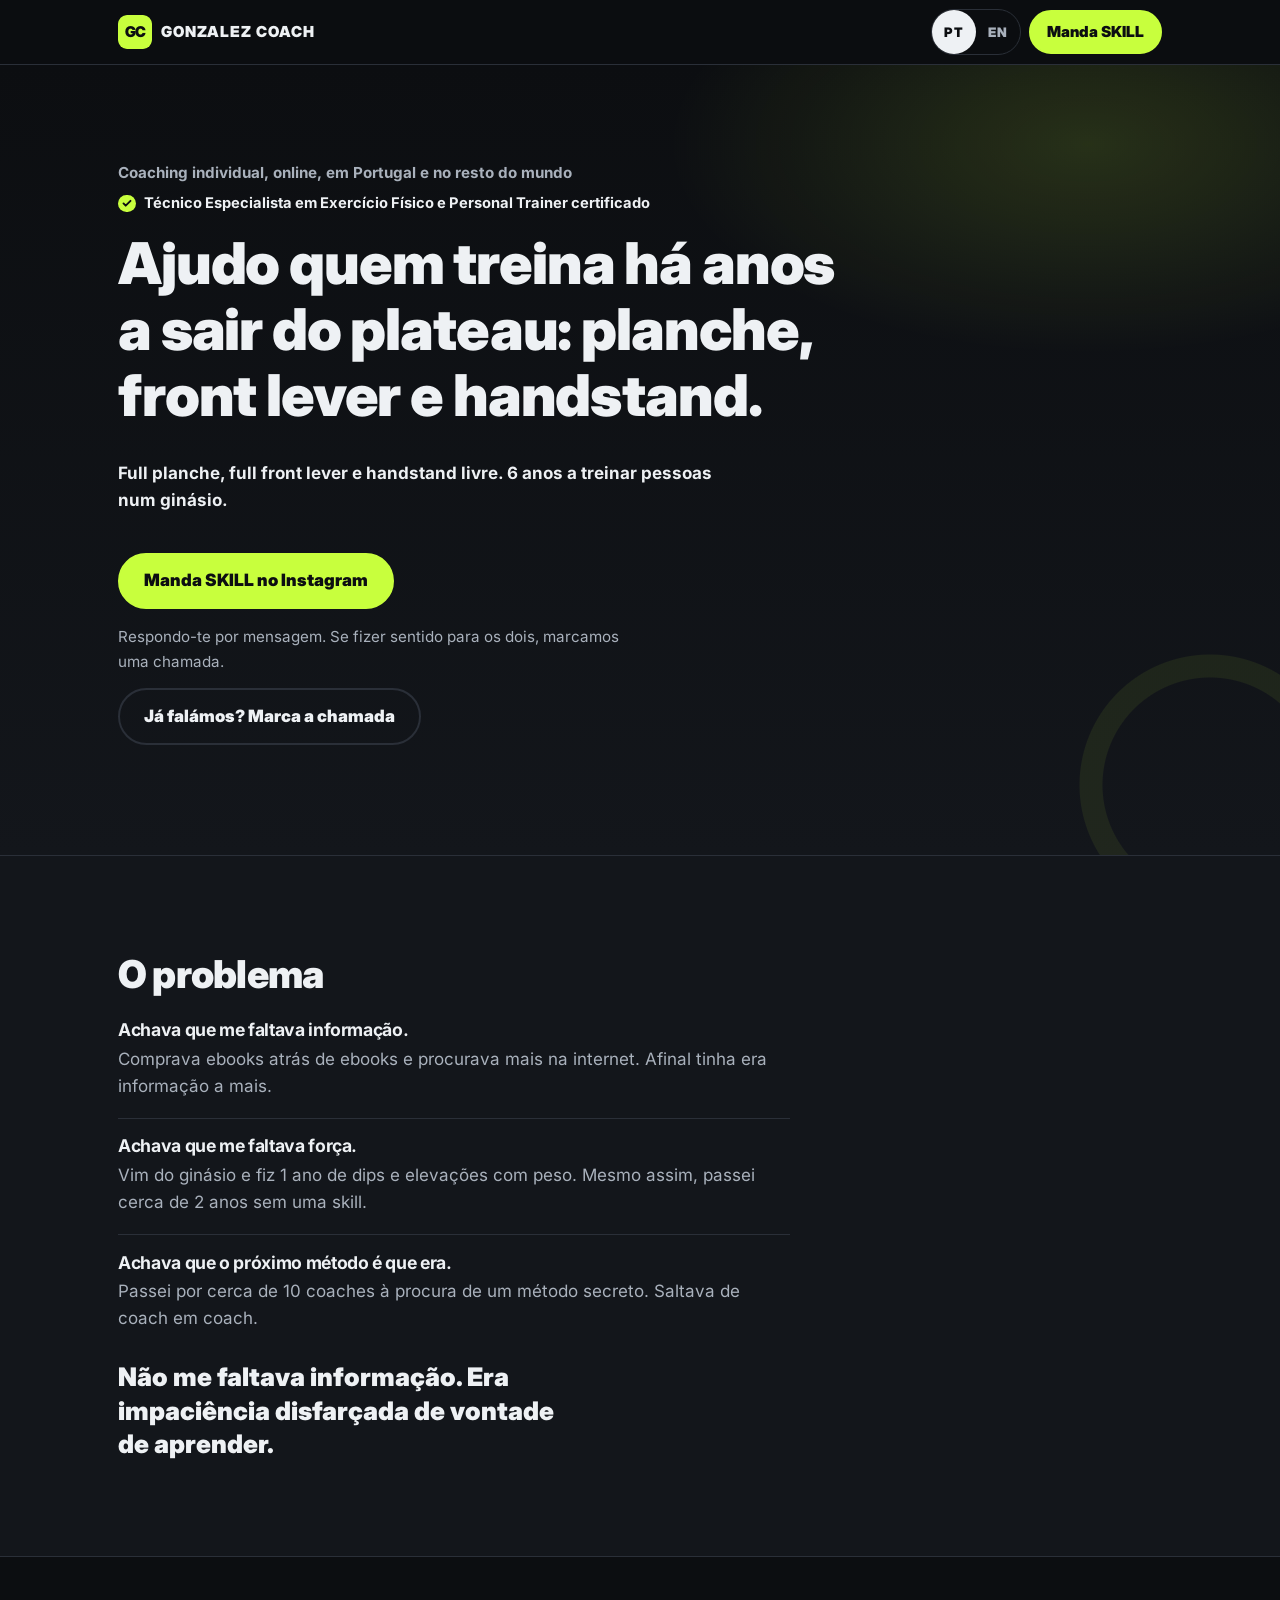
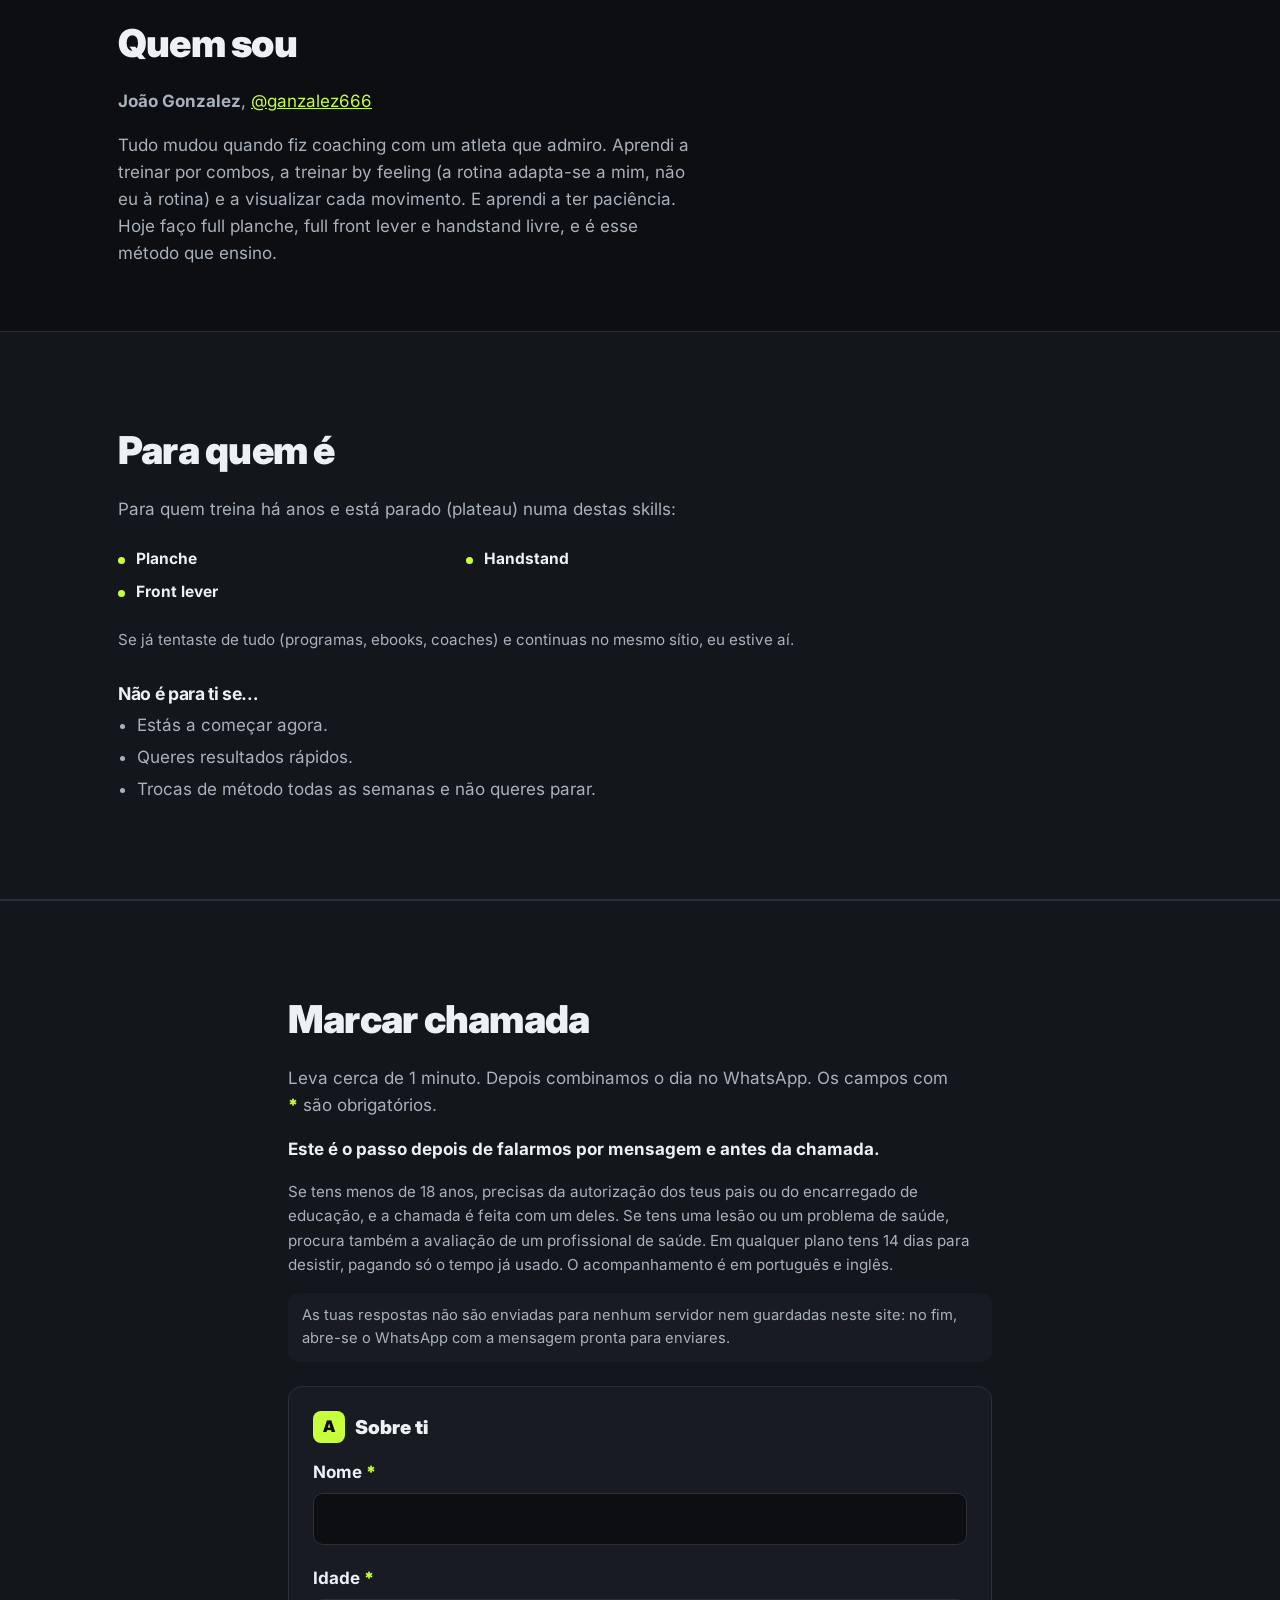
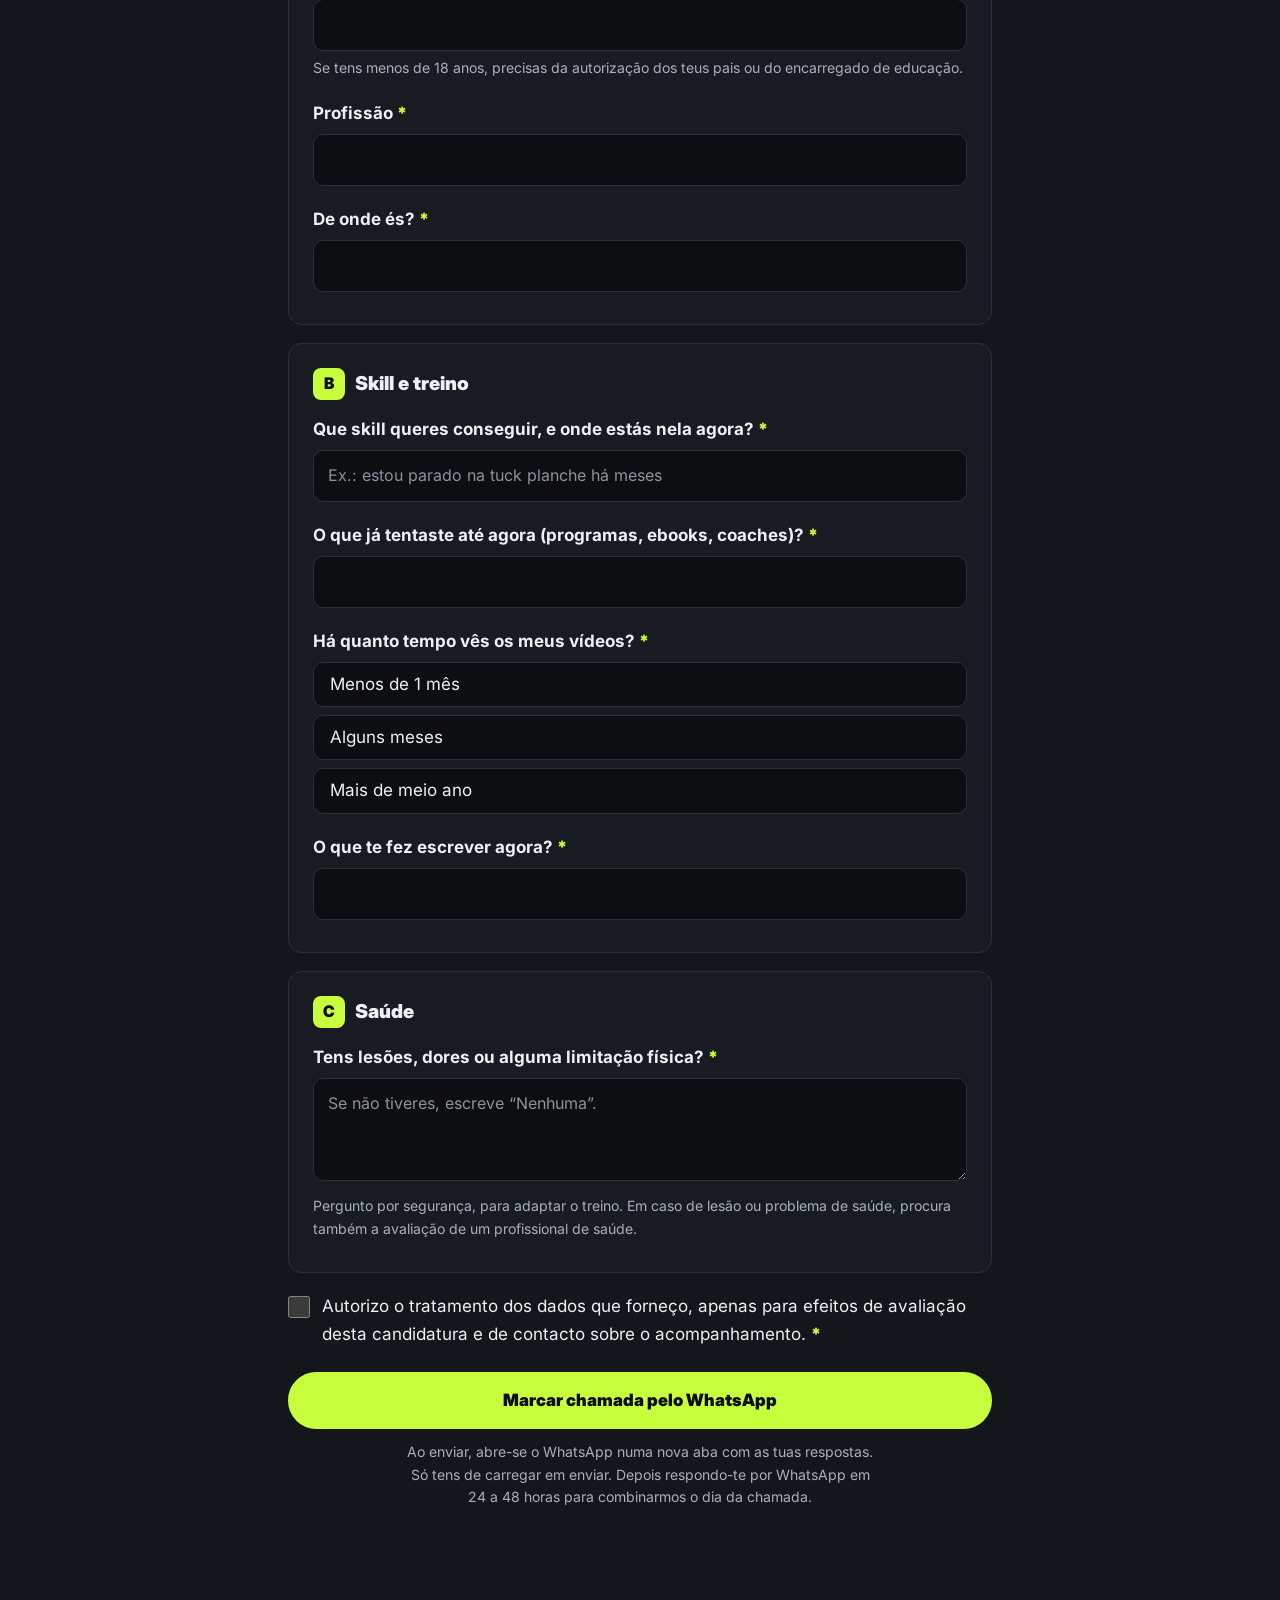
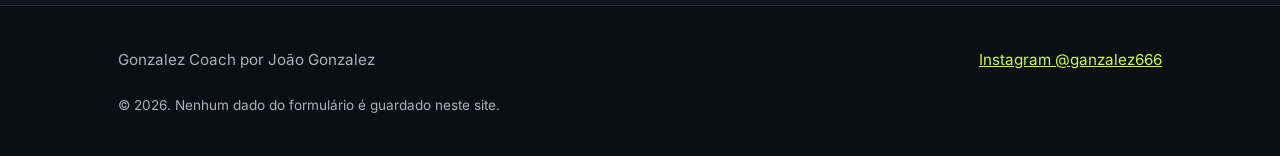
<file: index.html>
<!doctype html>
<html lang="pt-PT"><head>
  <meta charset="utf-8">
  <meta name="viewport" content="width=device-width, initial-scale=1, viewport-fit=cover">
  <!-- Os textos desta página vêm de i18n.js (português e inglês) e os dados de config.js.
       O conteúdo em português que aparece aqui é só uma cópia de segurança (para quem não tem JavaScript):
       para alterar textos, edita i18n.js. -->
  <title>Coach de calistenia online em Portugal | Gonzalez Coach</title>
  <meta name="description" data-i18n-content="meta.descricao" content="Ajudo quem treina há anos a sair do plateau: planche, front lever e handstand. Coaching online de calistenia. Manda SKILL no Instagram.">
  <meta name="theme-color" content="#0c0e11">
  <meta name="color-scheme" content="dark">
  <meta name="format-detection" content="telephone=no">
  <link rel="canonical" href="https://gonzalezjoao158.github.io/">
  <link rel="alternate" hreflang="pt-PT" href="https://gonzalezjoao158.github.io/">
  <link rel="alternate" hreflang="en" href="https://gonzalezjoao158.github.io/en/">
  <link rel="alternate" hreflang="x-default" href="https://gonzalezjoao158.github.io/">
  <!-- Dados estruturados para o Google (só dados verdadeiros de config.js: nome, Instagram, línguas; sem preço; descrição = frase de oferta da bio, dono 21/11).
       Se mudares o nome ou as línguas em config.js, atualiza também aqui (os testes avisam). -->
  <script type="application/ld+json">
{"@context":"https://schema.org","@graph":[{"@type":"WebSite","@id":"https://gonzalezjoao158.github.io/#site","url":"https://gonzalezjoao158.github.io/","name":"Gonzalez Coach","inLanguage":["pt-PT","en"],"publisher":{"@id":"https://gonzalezjoao158.github.io/#joao"}},{"@type":"Person","@id":"https://gonzalezjoao158.github.io/#joao","name":"João Gonzalez","url":"https://gonzalezjoao158.github.io/","jobTitle":"Técnico Especialista em Exercício Físico e Personal Trainer","description":"Coach online de calistenia e ginásio no Algarve. Faz full planche, full front lever e handstand livre.","knowsAbout":["Calistenia","Planche","Front lever","Handstand","Treino de força"],"knowsLanguage":["pt","en"],"worksFor":{"@id":"https://gonzalezjoao158.github.io/#coaching"},"sameAs":["https://www.instagram.com/ganzalez666/"]},{"@type":"ProfessionalService","@id":"https://gonzalezjoao158.github.io/#coaching","name":"Gonzalez Coach","alternateName":"Gonzalez Coach, coaching online de calistenia e ginásio","url":"https://gonzalezjoao158.github.io/","logo":"https://gonzalezjoao158.github.io/icon-512.png","image":"https://gonzalezjoao158.github.io/og-image.png","description":"Ajudo quem treina há anos a sair do plateau: planche, front lever e handstand. Coaching online individual de calistenia e ginásio, em português e inglês.","founder":{"@id":"https://gonzalezjoao158.github.io/#joao"},"areaServed":[{"@type":"Country","name":"Portugal"},{"@type":"Place","name":"Worldwide"}],"availableLanguage":["pt","en"],"sameAs":["https://www.instagram.com/ganzalez666/"],"makesOffer":{"@type":"Offer","url":"https://gonzalezjoao158.github.io/#candidatura","itemOffered":{"@type":"Service","@id":"https://gonzalezjoao158.github.io/#servico","name":"Coaching online de calistenia e ginásio","serviceType":"Coaching online de calistenia e ginásio","provider":{"@id":"https://gonzalezjoao158.github.io/#joao"},"availableChannel":{"@type":"ServiceChannel","serviceUrl":"https://gonzalezjoao158.github.io/#candidatura","availableLanguage":["pt","en"]}}}}]}
  </script>
  <!-- Pré-visualização quando o link é partilhado (WhatsApp, Instagram, Facebook, X…) -->
  <meta property="og:type" content="website">
  <meta property="og:site_name" content="Gonzalez Coach">
  <meta property="og:url" content="https://gonzalezjoao158.github.io/">
  <meta property="og:title" data-i18n-content="meta.og.titulo" content="Gonzalez Coach, coaching online de calistenia e ginásio">
  <meta property="og:description" data-i18n-content="meta.og.descricao" content="Ajudo quem treina há anos a sair do plateau: planche, front lever e handstand. Manda SKILL no Instagram.">
  <meta property="og:image" content="https://gonzalezjoao158.github.io/og-image.png">
  <meta property="og:image:type" content="image/png">
  <meta property="og:image:width" content="1200">
  <meta property="og:image:height" content="630">
  <meta property="og:image:alt" data-i18n-content="meta.og.titulo" content="Gonzalez Coach, coaching online de calistenia e ginásio">
  <meta property="og:locale" content="pt_PT">
  <meta property="og:locale:alternate" content="en_GB">
  <meta name="twitter:card" content="summary_large_image">
  <meta name="twitter:title" data-i18n-content="meta.og.titulo" content="Gonzalez Coach, coaching online de calistenia e ginásio">
  <meta name="twitter:description" data-i18n-content="meta.og.descricao" content="Ajudo quem treina há anos a sair do plateau: planche, front lever e handstand. Manda SKILL no Instagram.">
  <meta name="twitter:image" content="https://gonzalezjoao158.github.io/og-image.png">
  <!-- Ícones e ecrã inicial -->
  <link rel="icon" href="favicon.svg" type="image/svg+xml">
  <link rel="icon" href="favicon-32.png" type="image/png" sizes="32x32">
  <link rel="apple-touch-icon" href="apple-touch-icon.png">
  <link rel="manifest" href="site.webmanifest">
  <meta name="apple-mobile-web-app-title" content="Gonzalez Coach">
  <link rel="preload" href="fonts/inter-900.woff2" as="font" type="font/woff2" crossorigin>
  <link rel="stylesheet" href="style.css">
  <script defer src="config.js"></script>
  <script defer src="i18n.js"></script>
  <script defer src="script.js"></script>
</head>
<body>
  <a class="saltar" href="#candidatura" data-i18n="saltar">Saltar para a marcação da chamada</a>

  <header class="topo">
    <div class="contentor topo__inner">
      <a class="marca" href="#inicio"><svg class="marca__icone" viewBox="0 0 64 64" aria-hidden="true" focusable="false"><rect width="64" height="64" rx="14" fill="#c8ff3d"></rect><text x="32" y="42" text-anchor="middle" font-family="Inter, Arial, sans-serif" font-weight="900" font-size="28" fill="#0c0e11" letter-spacing="-1">GC</text></svg><span class="marca__texto" data-config="marca">Gonzalez Coach</span></a>
      <div class="topo__acoes">
        <nav class="linguas" data-i18n-aria="lingua.grupo" aria-label="Língua do site">
          <a class="linguas__botao" data-lingua="pt" href="./" hreflang="pt-PT" lang="pt" aria-current="true">PT</a>
          <a class="linguas__botao" data-lingua="en" href="en/" hreflang="en" lang="en">EN</a>
        </nav>
        <a class="botao botao--pequeno" href="https://ig.me/m/ganzalez666" target="_blank" rel="noopener" data-skill data-i18n="skill.curto">Manda SKILL</a>
      </div>
    </div>
  </header>

  <main id="inicio">
    <!-- HERO -->
    <section class="hero">
      <div class="contentor hero__grelha">
        <p class="etiqueta" data-i18n="hero.etiqueta">Coaching individual, online, em Portugal e no resto do mundo</p>
        <p class="hero__credenciais" data-i18n="hero.credenciais">Técnico Especialista em Exercício Físico e Personal Trainer certificado</p>
        <h1 data-i18n="hero.titulo">Ajudo quem treina há anos a sair do plateau: planche, front lever e handstand.</h1>
        <p class="hero__provas" data-i18n="hero.provas">Full planche, full front lever e handstand livre. 6 anos a treinar pessoas num ginásio.</p>
        <!-- Lugar para a foto do João (4:5): à direita no computador, abaixo do título no telemóvel. Tirar "hidden" e pôr o <img> quando houver foto. -->
        <figure class="hero__foto" hidden></figure>
        <div class="hero__acoes">
          <a class="botao" href="https://ig.me/m/ganzalez666" target="_blank" rel="noopener" data-skill data-i18n="skill.cta">Manda SKILL no Instagram</a>
        </div>
        <p class="hero__ajuda" data-i18n="skill.ajuda">Respondo-te por mensagem. Se fizer sentido para os dois, marcamos uma chamada.</p>
        <p class="hero__chamada"><a class="botao botao--fantasma" href="#candidatura" data-i18n="chamada.cta">Já falámos? Marca a chamada</a></p>
      </div>
    </section>

    <!-- VÍDEO CENTRAL: escondido até haver link do YouTube em config.js (videoCentral) -->
    <section class="seccao seccao--video" id="video" hidden>
      <div class="contentor">
        <h2 data-i18n="video.titulo">Vê isto primeiro</h2>
        <div class="video" id="video-central"></div>
      </div>
    </section>

    <!-- O PROBLEMA: 3 mitos em 1.ª pessoa (só factos de docs/historia-joao.md; dono 24/11) -->
    <section class="seccao seccao--alt" id="problema">
      <div class="contentor">
        <h2 data-i18n="problema.titulo">O problema</h2>
        <ul class="mitos" data-i18n-passos="problema.mitos"><li><h3>Achava que me faltava informação.</h3><p>Comprava ebooks atrás de ebooks e procurava mais na internet. Afinal tinha era informação a mais.</p></li><li><h3>Achava que me faltava força.</h3><p>Vim do ginásio e fiz 1 ano de dips e elevações com peso. Mesmo assim, passei cerca de 2 anos sem uma skill.</p></li><li><h3>Achava que o próximo método é que era.</h3><p>Passei por cerca de 10 coaches à procura de um método secreto. Saltava de coach em coach.</p></li></ul>
        <p class="problema__chave" data-i18n="problema.chave">Não me faltava informação. Era impaciência disfarçada de vontade de aprender.</p>
      </div>
    </section>

    <!-- QUEM SOU: a história do João (o antes) em 4 frases (só factos de docs/historia-joao.md; dono 21/11, método do Anton) -->
    <section class="seccao seccao--factos" id="sobre">
      <div class="contentor">
        <h2 data-i18n="sobre.titulo">Quem sou</h2>
        <p class="sobre__nome"><strong data-config="nome">João Gonzalez</strong>, <a data-config="instagram-link" href="https://instagram.com/ganzalez666" target="_blank" rel="noopener">@ganzalez666</a></p>
        <p class="sobre__texto" data-i18n="sobre.texto">Tudo mudou quando fiz coaching com um atleta que admiro. Aprendi a treinar por combos, a treinar by feeling (a rotina adapta-se a mim, não eu à rotina) e a visualizar cada movimento. E aprendi a ter paciência. Hoje faço full planche, full front lever e handstand livre, e é esse método que ensino.</p>
      </div>
    </section>

    <!-- PARA QUEM É: um só público, quem treina há anos e está em plateau (dono 24/11, método do Anton) -->
    <section class="seccao seccao--alt" id="para-quem">
      <div class="contentor">
        <h2 data-i18n="paraquem.titulo">Para quem é</h2>
        <p class="seccao__intro" data-i18n="paraquem.intro">Para quem treina há anos e está parado (plateau) numa destas skills:</p>
        <ul class="objetivos" data-i18n-aria="paraquem.aria" data-i18n-lista="paraquem.chips" aria-label="Skills"><li>Planche</li><li>Front lever</li><li>Handstand</li></ul>
        <p class="seccao__nota" data-i18n="paraquem.nota">Se já tentaste de tudo (programas, ebooks, coaches) e continuas no mesmo sítio, eu estive aí.</p>
        <h3 class="naoepara__titulo" data-i18n="naoepara.titulo">Não é para ti se…</h3>
        <ul class="naoepara" data-i18n-lista="naoepara.lista"><li>Estás a começar agora.</li><li>Queres resultados rápidos.</li><li>Trocas de método todas as semanas e não queres parar.</li></ul>
      </div>
    </section>

    <!-- FEEDBACKS (só aparece quando houver testemunhos em config.js) -->
    <section class="seccao seccao--alt" id="feedbacks" hidden>
      <div class="contentor">
        <h2 data-i18n="feedbacks.titulo">Feedbacks</h2>
        <div class="grelha" id="lista-feedbacks"></div>
      </div>
    </section>

    <!-- MARCAR CHAMADA (âncora #candidatura mantida para os links das DMs; formulário curto do método do Anton, 21/11) -->
    <section class="seccao seccao--form" id="candidatura">
      <div class="contentor contentor--estreito">
        <h2 data-i18n="cand.titulo">Marcar chamada</h2>
        <p class="seccao__intro" data-i18n="cand.intro">Leva cerca de 1 minuto. Depois combinamos o dia no WhatsApp. Os campos com <span class="obrig" aria-hidden="true">*</span> são obrigatórios.</p>
        <p class="cand__passo" data-i18n="cand.passo">Este é o passo depois de falarmos por mensagem e antes da chamada.</p>
        <p class="cand__regras" data-i18n="cand.regras">Se tens menos de 18 anos, precisas da autorização dos teus pais ou do encarregado de educação, e a chamada é feita com um deles. Se tens uma lesão ou um problema de saúde, procura também a avaliação de um profissional de saúde. Em qualquer plano tens 14 dias para desistir, pagando só o tempo já usado. O acompanhamento é em português e inglês.</p>
        <p class="privacidade" data-i18n="cand.privacidade">As tuas respostas não são enviadas para nenhum servidor nem guardadas neste site: no fim, abre-se o WhatsApp com a mensagem pronta para enviares.</p>

        <form id="form-candidatura" novalidate>
          <div class="erro-resumo" id="erro-resumo" role="alert" hidden></div>

          <!-- A -->
          <fieldset>
            <legend><span class="legend__letra">A</span> <span data-i18n="sec.a">Sobre ti</span></legend>
            <div class="campo" data-q="m.nome" data-obrigatorio>
              <label for="nome"><span data-i18n="q.nome">Nome</span> <span class="obrig">*</span></label>
              <input id="nome" name="nome" type="text" autocomplete="name" autocapitalize="words" enterkeyhint="next">
            </div>
            <div class="campo" data-q="m.idade" data-obrigatorio data-tipo="idade">
              <label for="idade"><span data-i18n="q.idade">Idade</span> <span class="obrig">*</span></label>
              <input id="idade" name="idade" type="text" inputmode="numeric" pattern="[0-9]*" maxlength="2" autocomplete="off" enterkeyhint="next">
              <p class="campo__ajuda" data-i18n="a.idade">Se tens menos de 18 anos, precisas da autorização dos teus pais ou do encarregado de educação.</p>
            </div>
            <div class="campo campo--consentimento campo--autorizacao" id="autorizacao-wrap" data-q="m.autorizacao" data-obrigatorio data-erro="err.autorizacao" hidden>
              <label class="consentimento">
                <input type="checkbox" id="autorizacao" name="autorizacao">
                <span><span data-i18n="q.autorizacao">Tenho autorização dos meus pais/encarregado de educação para marcar esta chamada.</span> <span class="obrig">*</span></span>
              </label>
            </div>
            <div class="campo" data-q="m.profissao" data-obrigatorio>
              <label for="profissao"><span data-i18n="q.profissao">Profissão</span> <span class="obrig">*</span></label>
              <input id="profissao" name="profissao" type="text" autocomplete="organization-title" enterkeyhint="next" maxlength="100">
            </div>
            <div class="campo" data-q="m.local" data-obrigatorio>
              <label for="local"><span data-i18n="q.local">De onde és?</span> <span class="obrig">*</span></label>
              <input id="local" name="local" type="text" autocomplete="address-level2" enterkeyhint="next" maxlength="100">
            </div>
          </fieldset>

          <!-- B -->
          <fieldset>
            <legend><span class="legend__letra">B</span> <span data-i18n="sec.b">Skill e treino</span></legend>
            <div class="campo" data-q="m.obstaculo" data-obrigatorio>
              <label for="obstaculo"><span data-i18n="q.obstaculo">Que skill queres conseguir, e onde estás nela agora?</span> <span class="obrig">*</span></label>
              <input id="obstaculo" name="obstaculo" type="text" enterkeyhint="next" maxlength="200" data-i18n-ph="p.obstaculo" placeholder="Ex.: estou parado na tuck planche há meses">
            </div>
            <div class="campo" data-q="m.tentaste" data-obrigatorio>
              <label for="tentaste"><span data-i18n="q.tentaste">O que já tentaste até agora (programas, ebooks, coaches)?</span> <span class="obrig">*</span></label>
              <input id="tentaste" name="tentaste" type="text" enterkeyhint="next" maxlength="200">
            </div>
            <div class="campo" data-q="m.seguir" data-obrigatorio>
              <p class="campo__label" id="lbl-seguir"><span data-i18n="q.seguir">Há quanto tempo vês os meus vídeos?</span> <span class="obrig">*</span></p>
              <div class="opcoes opcoes--coluna" role="radiogroup" aria-labelledby="lbl-seguir" data-opcoes="op.seguir" data-nome="seguir" data-tipo="radio"><label class="opcao"><input type="radio" name="seguir" value="Menos de 1 mês" data-indice="0"><span>Menos de 1 mês</span></label><label class="opcao"><input type="radio" name="seguir" value="Alguns meses" data-indice="1"><span>Alguns meses</span></label><label class="opcao"><input type="radio" name="seguir" value="Mais de meio ano" data-indice="2"><span>Mais de meio ano</span></label></div>
            </div>
            <div class="campo" data-q="m.agora" data-obrigatorio>
              <label for="agora"><span data-i18n="q.agora">O que te fez escrever agora?</span> <span class="obrig">*</span></label>
              <input id="agora" name="agora" type="text" enterkeyhint="next" maxlength="200">
            </div>
          </fieldset>

          <!-- C -->
          <fieldset>
            <legend><span class="legend__letra">C</span> <span data-i18n="sec.c">Saúde</span></legend>
            <div class="campo" data-q="m.limitacoes" data-obrigatorio>
              <label for="limitacoes"><span data-i18n="q.limitacoes">Tens lesões, dores ou alguma limitação física?</span> <span class="obrig">*</span></label>
              <textarea id="limitacoes" name="limitacoes" rows="3" data-i18n-ph="p.limitacoes" placeholder="Se não tiveres, escreve “Nenhuma”."></textarea>
              <p class="campo__ajuda" data-i18n="a.limitacoes">Pergunto por segurança, para adaptar o treino. Em caso de lesão ou problema de saúde, procura também a avaliação de um profissional de saúde.</p>
            </div>
          </fieldset>

          <div class="campo campo--consentimento" data-q="q.consentimento" data-obrigatorio data-erro="err.consentimento">
            <label class="consentimento">
              <input type="checkbox" id="consentimento" name="consentimento">
              <span><span data-i18n="q.consentimento">Autorizo o tratamento dos dados que forneço, apenas para efeitos de avaliação desta candidatura e de contacto sobre o acompanhamento.</span> <span class="obrig">*</span></span>
            </label>
          </div>

          <button class="botao botao--largo" type="submit" data-i18n="form.enviar">Marcar chamada pelo WhatsApp</button>
          <p class="form__nota" data-i18n="form.nota">Ao enviar, abre-se o WhatsApp numa nova aba com as tuas respostas. Só tens de carregar em enviar. Depois respondo-te por WhatsApp em 24 a 48 horas para combinarmos o dia da chamada.</p>
        </form>

        <!-- Resultado: confirmação -->
        <div class="resultado resultado--ok" id="confirmacao" hidden tabindex="-1">
          <h3 class="resultado__titulo"><svg class="resultado__visto" viewBox="0 0 24 24" aria-hidden="true" focusable="false"><path pathLength="1" d="M5 12.5l4.5 4.5L19 7.5"></path></svg><span data-i18n="conf.titulo">Recebi o teu pedido!</span></h3>
          <p data-i18n="conf.texto">Vou ler as tuas respostas e respondo-te por WhatsApp nas próximas 24 a 48 horas para combinarmos o dia da chamada.</p>
          <p class="resultado__nota" data-i18n="conf.nota">Se o WhatsApp não abriu, <a id="link-whatsapp" href="#" target="_blank" rel="noopener">carrega aqui para abrir a mensagem</a> e não te esqueças de a enviar.</p>
        </div>

        <!-- Resultado: WhatsApp ainda não configurado -->
        <div class="resultado resultado--aviso" id="aviso-sem-whatsapp" hidden tabindex="-1">
          <h3 data-i18n="aviso.titulo">Ainda não é possível enviar pelo WhatsApp</h3>
          <p data-i18n="aviso.texto">O número de WhatsApp para marcações ainda não está configurado. Copia as tuas respostas e envia-as por mensagem direta no Instagram para <a href="https://instagram.com/ganzalez666" target="_blank" rel="noopener">@ganzalez666</a>.</p>
          <button class="botao" type="button" id="botao-copiar" data-i18n="aviso.copiar">Copiar respostas</button>
          <p class="copiado" id="estado-copiar" role="status" aria-live="polite"></p>
          <label class="sr-only" for="texto-respostas" data-i18n="aviso.rotulo">As tuas respostas</label>
          <textarea id="texto-respostas" class="respostas" rows="10" readonly></textarea>
        </div>
      </div>
    </section>
  </main>

  <p class="skill-aviso" id="skill-aviso" role="status" aria-live="polite"></p>

  <footer class="rodape">
    <div class="contentor rodape__inner">
      <p><span data-config="marca">Gonzalez Coach</span><span id="rodape-nome"> <span data-i18n="rodape.por">por</span> <span data-config="nome">João Gonzalez</span></span></p>
      <p><a data-config="instagram-link" href="https://instagram.com/ganzalez666" target="_blank" rel="noopener">Instagram @ganzalez666</a></p>
      <p class="rodape__legal">© <span id="ano">2026</span>. <span data-i18n="rodape.legal">Nenhum dado do formulário é guardado neste site.</span></p>
    </div>
  </footer>
</body></html>
</file>
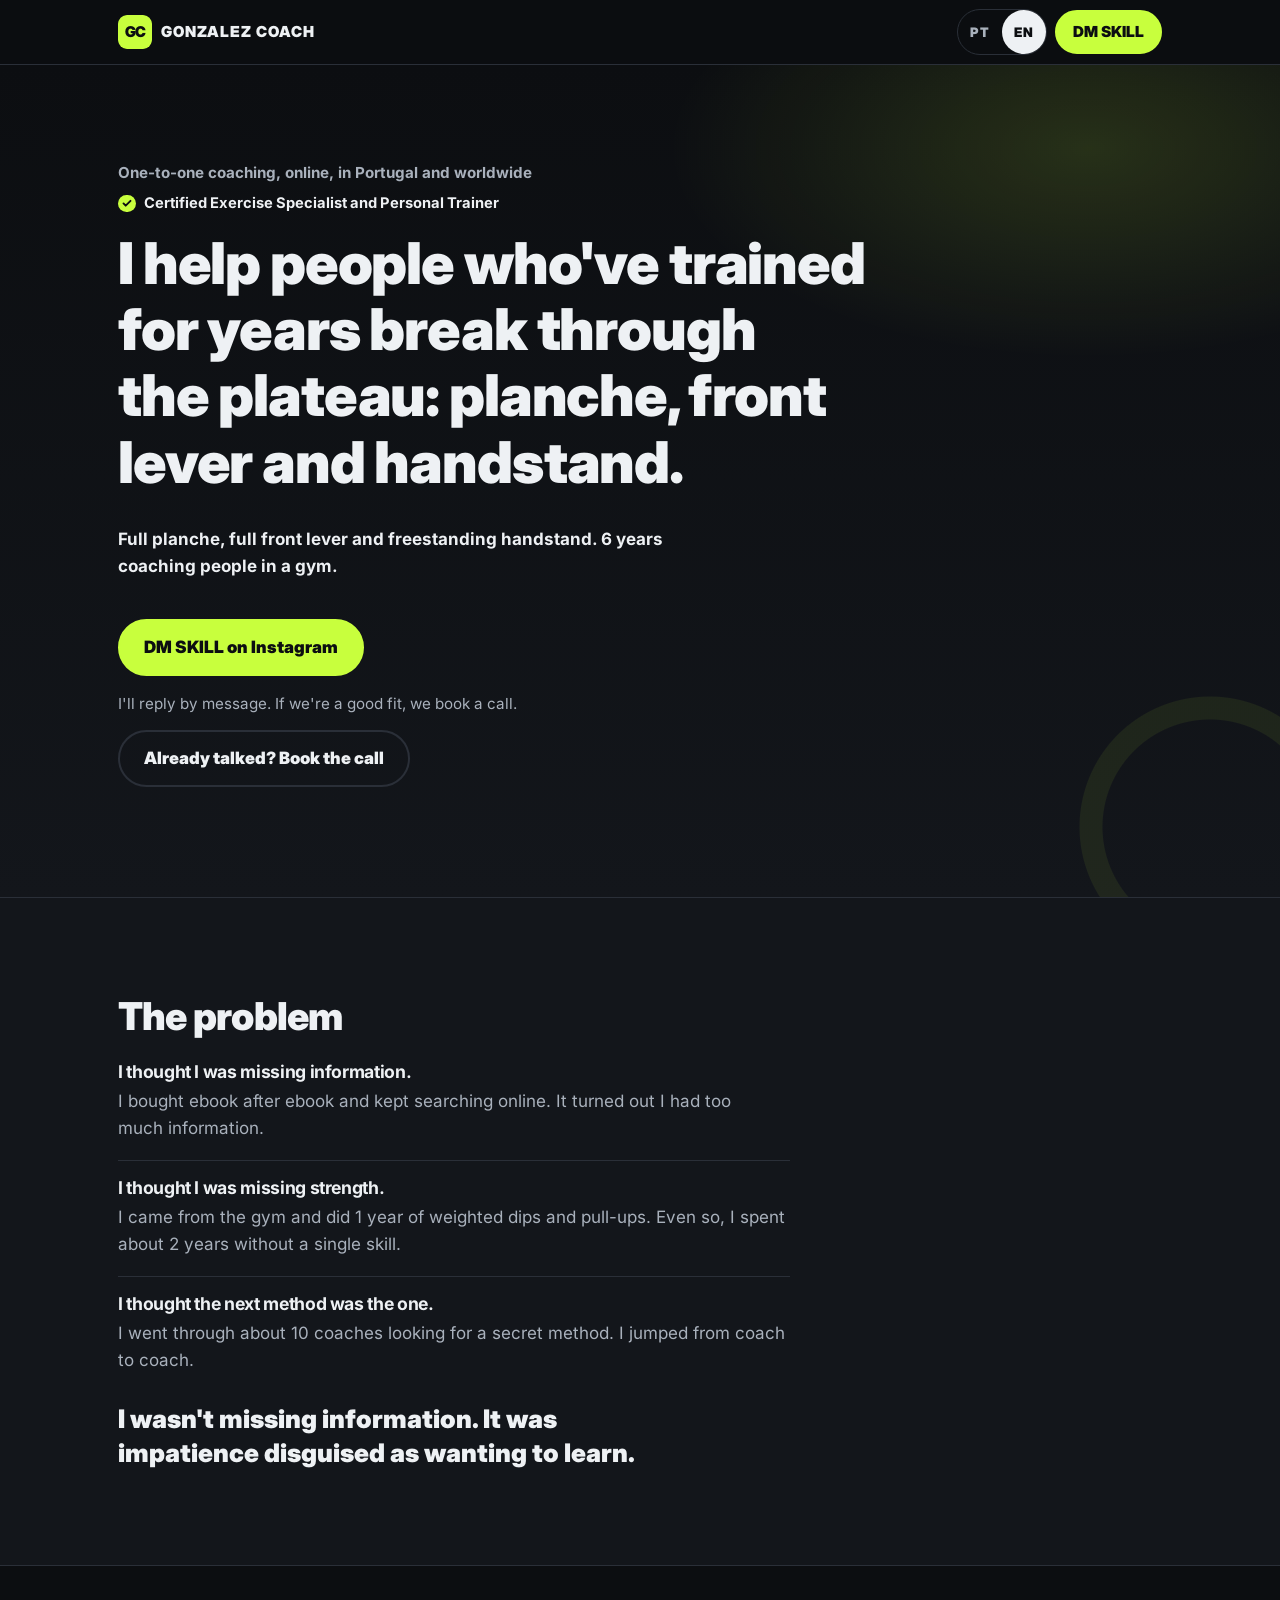
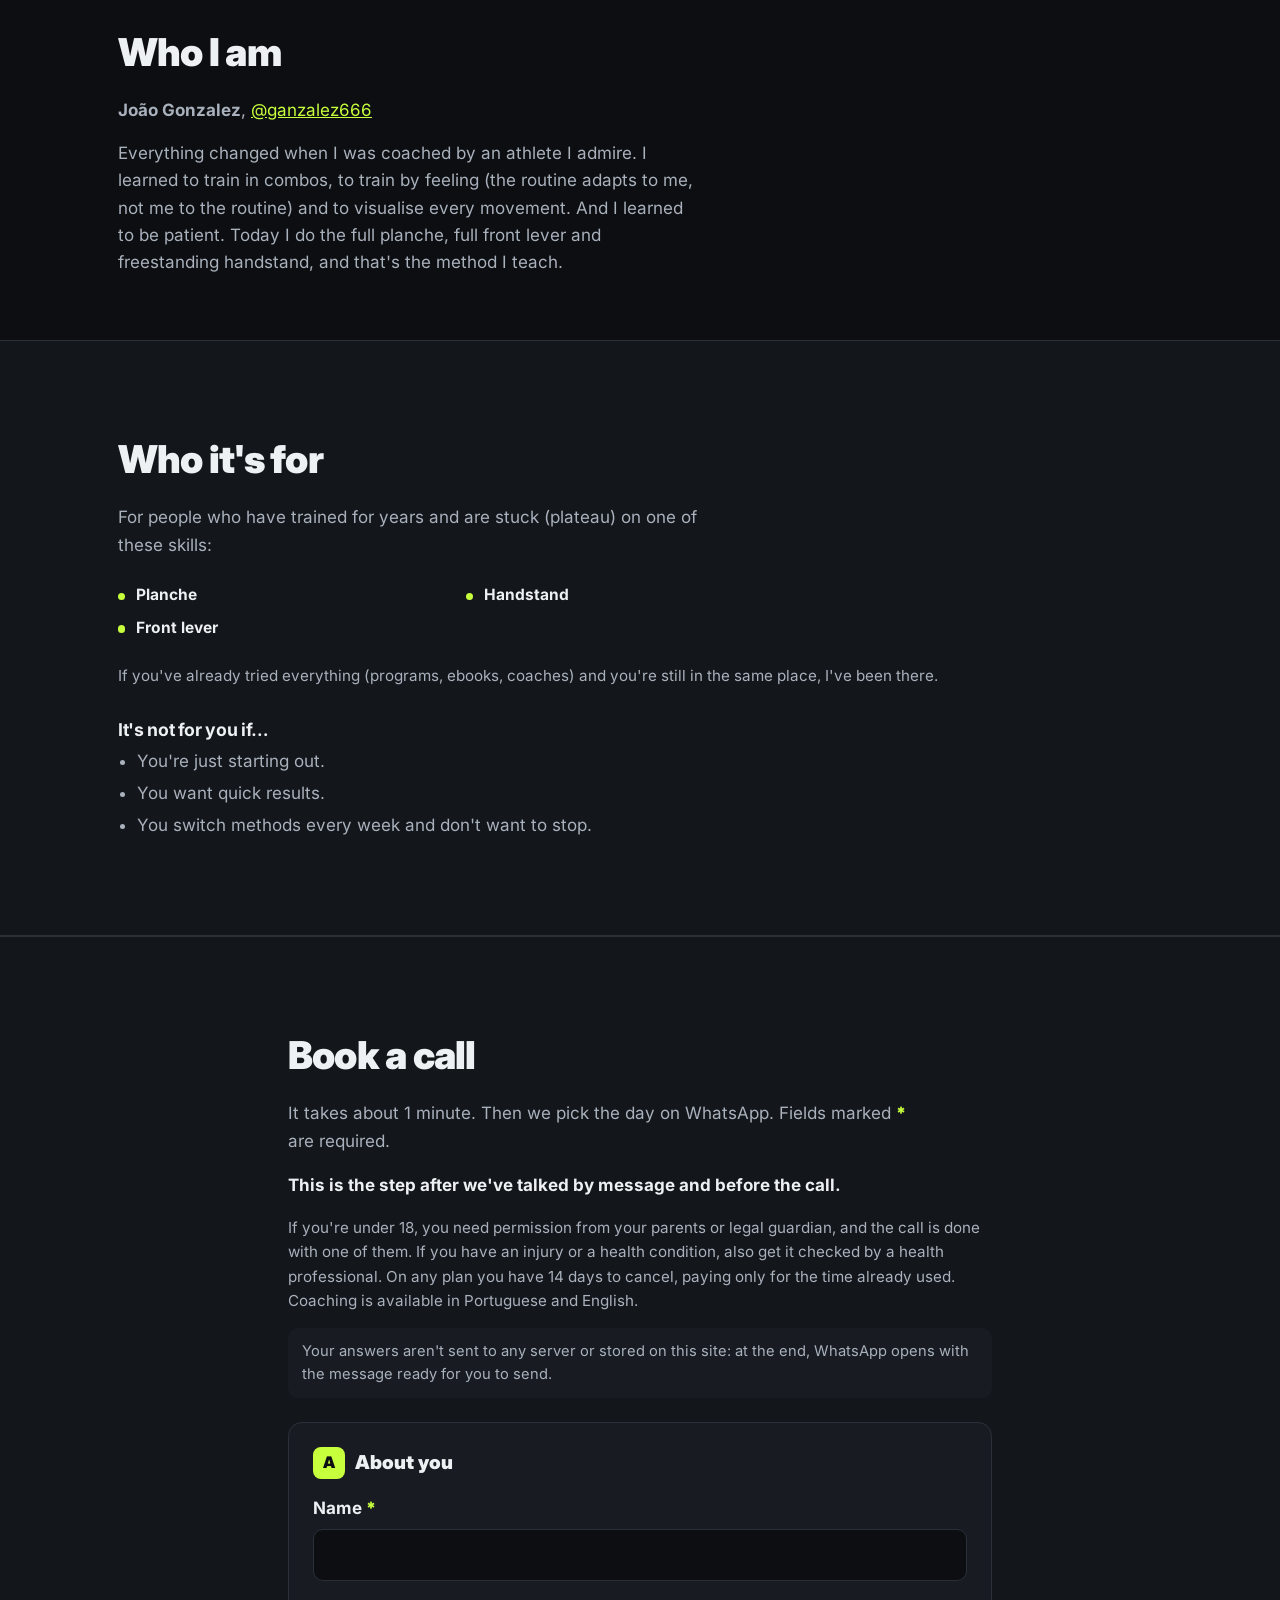
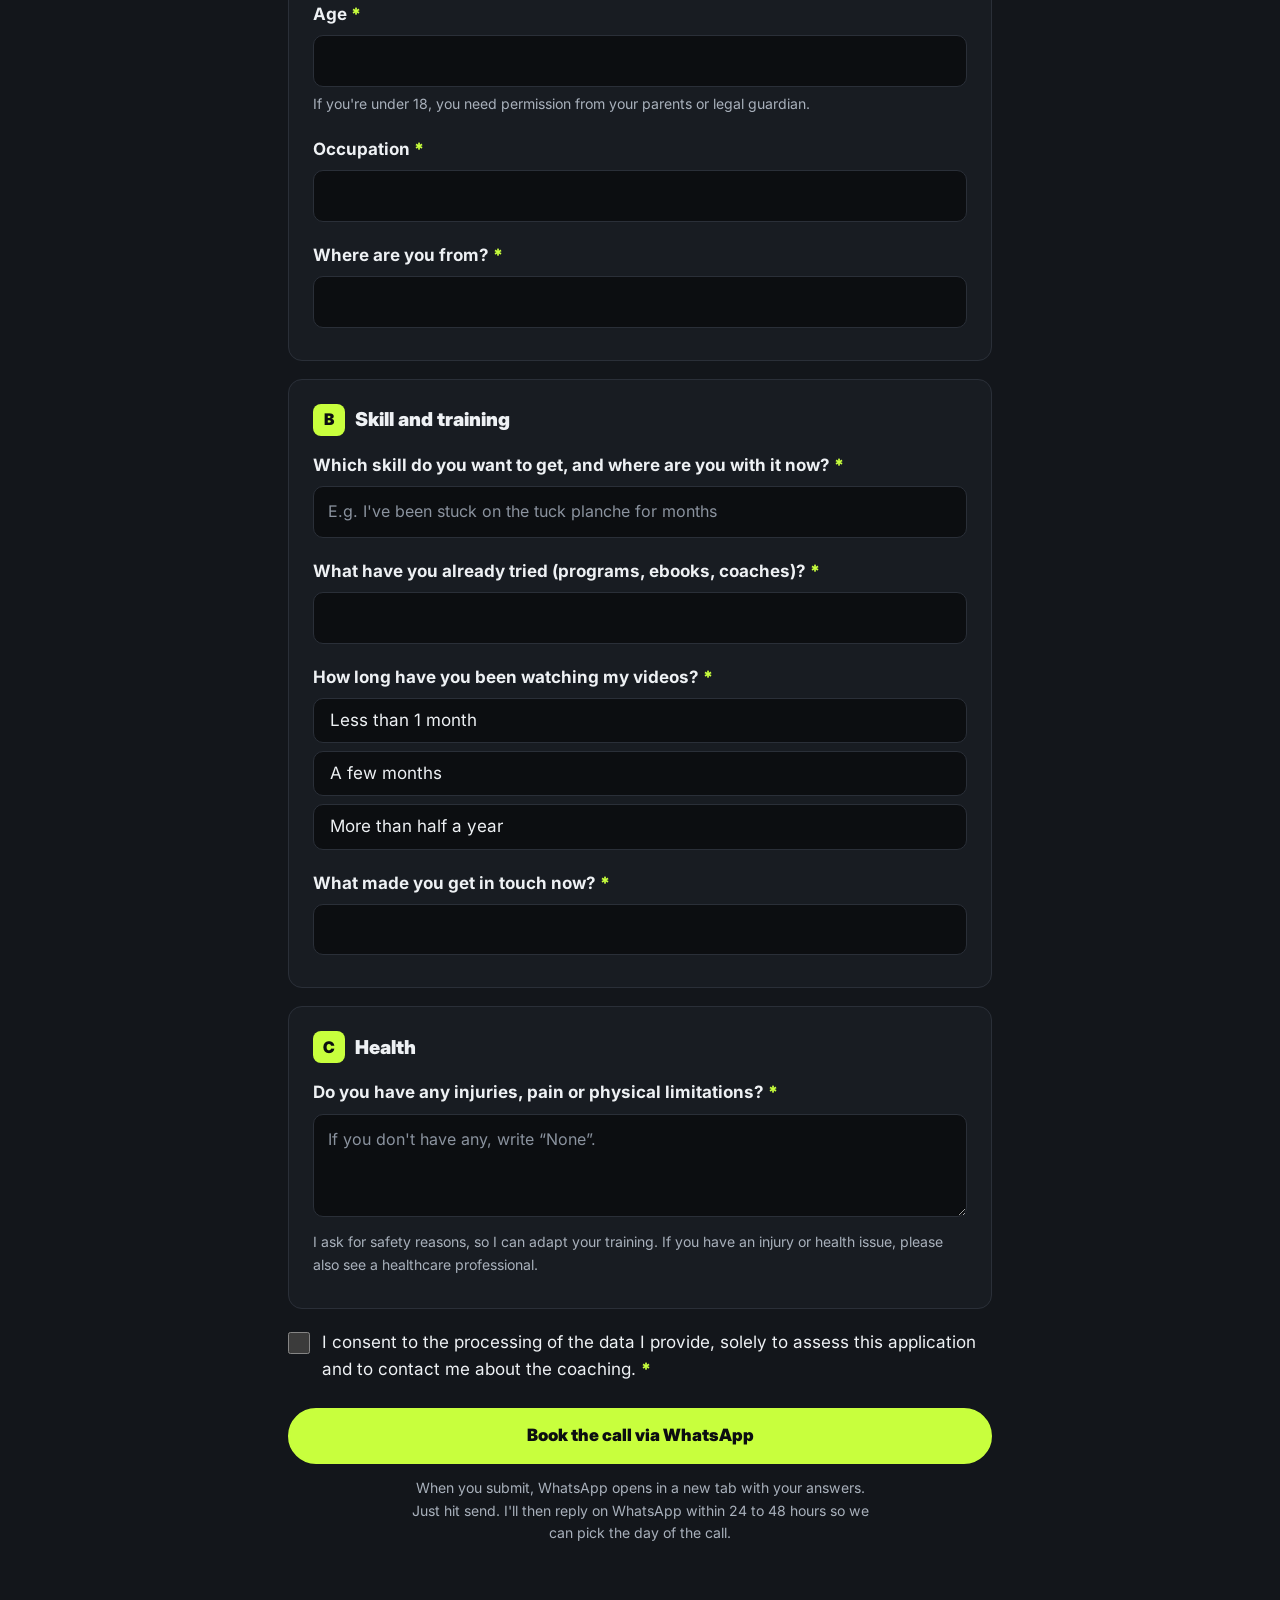
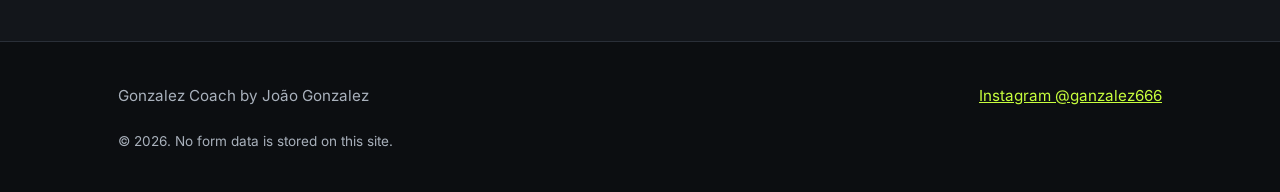
<file: en/index.html>
<!doctype html>
<html lang="en"><head>
  <meta charset="utf-8">
  <meta name="viewport" content="width=device-width, initial-scale=1, viewport-fit=cover">
  <!-- Versão inglesa gerada por scripts/gerar-index.js (não editar à mão).
       Os textos desta página vêm de i18n.js (português e inglês) e os dados de config.js.
       O conteúdo em português que aparece aqui é só uma cópia de segurança (para quem não tem JavaScript):
       para alterar textos, edita i18n.js. -->
  <title>Online calisthenics coach | Gonzalez Coach</title>
  <meta name="description" data-i18n-content="meta.descricao" content="I help people who've trained for years break through the plateau: planche, front lever and handstand. Online coaching. DM SKILL on Instagram.">
  <meta name="theme-color" content="#0c0e11">
  <meta name="color-scheme" content="dark">
  <meta name="format-detection" content="telephone=no">
  <link rel="canonical" href="https://gonzalezjoao158.github.io/en/">
  <link rel="alternate" hreflang="pt-PT" href="https://gonzalezjoao158.github.io/">
  <link rel="alternate" hreflang="en" href="https://gonzalezjoao158.github.io/en/">
  <link rel="alternate" hreflang="x-default" href="https://gonzalezjoao158.github.io/">
  <!-- Dados estruturados para o Google (só dados verdadeiros de config.js: nome, Instagram, línguas; sem preço; descrição = frase de oferta da bio, dono 21/11).
       Se mudares o nome ou as línguas em config.js, atualiza também aqui (os testes avisam). -->
  <script type="application/ld+json">
{"@context":"https://schema.org","@graph":[{"@type":"WebSite","@id":"https://gonzalezjoao158.github.io/#site","url":"https://gonzalezjoao158.github.io/","name":"Gonzalez Coach","inLanguage":["pt-PT","en"],"publisher":{"@id":"https://gonzalezjoao158.github.io/#joao"}},{"@type":"Person","@id":"https://gonzalezjoao158.github.io/#joao","name":"João Gonzalez","url":"https://gonzalezjoao158.github.io/","jobTitle":"Técnico Especialista em Exercício Físico e Personal Trainer","description":"I help people who've trained for years break through the plateau: planche, front lever and handstand.","knowsAbout":["Calistenia","Planche","Front lever","Handstand","Treino de força"],"knowsLanguage":["pt","en"],"worksFor":{"@id":"https://gonzalezjoao158.github.io/#coaching"},"sameAs":["https://www.instagram.com/ganzalez666/"]},{"@type":"ProfessionalService","@id":"https://gonzalezjoao158.github.io/#coaching","name":"Gonzalez Coach","alternateName":"Gonzalez Coach, coaching online de calistenia e ginásio","url":"https://gonzalezjoao158.github.io/","logo":"https://gonzalezjoao158.github.io/icon-512.png","image":"https://gonzalezjoao158.github.io/og-image.png","description":"I help people who've trained for years break through the plateau: planche, front lever and handstand.","founder":{"@id":"https://gonzalezjoao158.github.io/#joao"},"areaServed":[{"@type":"Country","name":"Portugal"},{"@type":"Place","name":"Worldwide"}],"availableLanguage":["pt","en"],"sameAs":["https://www.instagram.com/ganzalez666/"],"makesOffer":{"@type":"Offer","url":"https://gonzalezjoao158.github.io/#candidatura","itemOffered":{"@type":"Service","@id":"https://gonzalezjoao158.github.io/#servico","name":"Coaching online de calistenia e ginásio","serviceType":"Coaching online de calistenia e ginásio","provider":{"@id":"https://gonzalezjoao158.github.io/#joao"},"availableChannel":{"@type":"ServiceChannel","serviceUrl":"https://gonzalezjoao158.github.io/#candidatura","availableLanguage":["pt","en"]}}}}]}
  </script>
  <!-- Pré-visualização quando o link é partilhado (WhatsApp, Instagram, Facebook, X…) -->
  <meta property="og:type" content="website">
  <meta property="og:site_name" content="Gonzalez Coach">
  <meta property="og:url" content="https://gonzalezjoao158.github.io/en/">
  <meta property="og:title" data-i18n-content="meta.og.titulo" content="Gonzalez Coach, online calisthenics and gym coaching">
  <meta property="og:description" data-i18n-content="meta.og.descricao" content="I help people who've trained for years break through the plateau: planche, front lever and handstand. DM SKILL on Instagram.">
  <meta property="og:image" content="https://gonzalezjoao158.github.io/og-image-en.png">
  <meta property="og:image:type" content="image/png">
  <meta property="og:image:width" content="1200">
  <meta property="og:image:height" content="630">
  <meta property="og:image:alt" data-i18n-content="meta.og.titulo" content="Gonzalez Coach, online calisthenics and gym coaching">
  <meta property="og:locale" content="en_GB">
  <meta property="og:locale:alternate" content="pt_PT">
  <meta name="twitter:card" content="summary_large_image">
  <meta name="twitter:title" data-i18n-content="meta.og.titulo" content="Gonzalez Coach, online calisthenics and gym coaching">
  <meta name="twitter:description" data-i18n-content="meta.og.descricao" content="I help people who've trained for years break through the plateau: planche, front lever and handstand. DM SKILL on Instagram.">
  <meta name="twitter:image" content="https://gonzalezjoao158.github.io/og-image-en.png">
  <!-- Ícones e ecrã inicial -->
  <link rel="icon" href="../favicon.svg" type="image/svg+xml">
  <link rel="icon" href="../favicon-32.png" type="image/png" sizes="32x32">
  <link rel="apple-touch-icon" href="../apple-touch-icon.png">
  <link rel="manifest" href="../site.webmanifest">
  <meta name="apple-mobile-web-app-title" content="Gonzalez Coach">
  <link rel="preload" href="../fonts/inter-900.woff2" as="font" type="font/woff2" crossorigin>
  <link rel="stylesheet" href="../style.css">
  <script defer src="../config.js"></script>
  <script defer src="../i18n.js"></script>
  <script defer src="../script.js"></script>
</head>
<body>
  <a class="saltar" href="#candidatura" data-i18n="saltar">Skip to booking a call</a>

  <header class="topo">
    <div class="contentor topo__inner">
      <a class="marca" href="#inicio"><svg class="marca__icone" viewBox="0 0 64 64" aria-hidden="true" focusable="false"><rect width="64" height="64" rx="14" fill="#c8ff3d"></rect><text x="32" y="42" text-anchor="middle" font-family="Inter, Arial, sans-serif" font-weight="900" font-size="28" fill="#0c0e11" letter-spacing="-1">GC</text></svg><span class="marca__texto" data-config="marca">Gonzalez Coach</span></a>
      <div class="topo__acoes">
        <nav class="linguas" data-i18n-aria="lingua.grupo" aria-label="Site language">
          <a class="linguas__botao" data-lingua="pt" href="../" hreflang="pt-PT" lang="pt">PT</a>
          <a class="linguas__botao" data-lingua="en" href="./" hreflang="en" lang="en" aria-current="true">EN</a>
        </nav>
        <a class="botao botao--pequeno" href="https://ig.me/m/ganzalez666" target="_blank" rel="noopener" data-skill data-i18n="skill.curto">DM SKILL</a>
      </div>
    </div>
  </header>

  <main id="inicio">
    <!-- HERO -->
    <section class="hero">
      <div class="contentor hero__grelha">
        <p class="etiqueta" data-i18n="hero.etiqueta">One-to-one coaching, online, in Portugal and worldwide</p>
        <p class="hero__credenciais" data-i18n="hero.credenciais">Certified Exercise Specialist and Personal Trainer</p>
        <h1 data-i18n="hero.titulo">I help people who've trained for years break through the plateau: planche, front lever and handstand.</h1>
        <p class="hero__provas" data-i18n="hero.provas">Full planche, full front lever and freestanding handstand. 6 years coaching people in a gym.</p>
        <!-- Lugar para a foto do João (4:5): à direita no computador, abaixo do título no telemóvel. Tirar "hidden" e pôr o <img> quando houver foto. -->
        <figure class="hero__foto" hidden></figure>
        <div class="hero__acoes">
          <a class="botao" href="https://ig.me/m/ganzalez666" target="_blank" rel="noopener" data-skill data-i18n="skill.cta">DM SKILL on Instagram</a>
        </div>
        <p class="hero__ajuda" data-i18n="skill.ajuda">I'll reply by message. If we're a good fit, we book a call.</p>
        <p class="hero__chamada"><a class="botao botao--fantasma" href="#candidatura" data-i18n="chamada.cta">Already talked? Book the call</a></p>
      </div>
    </section>

    <!-- VÍDEO CENTRAL: escondido até haver link do YouTube em config.js (videoCentral) -->
    <section class="seccao seccao--video" id="video" hidden>
      <div class="contentor">
        <h2 data-i18n="video.titulo">Watch this first</h2>
        <div class="video" id="video-central"></div>
      </div>
    </section>

    <!-- O PROBLEMA: 3 mitos em 1.ª pessoa (só factos de docs/historia-joao.md; dono 24/11) -->
    <section class="seccao seccao--alt" id="problema">
      <div class="contentor">
        <h2 data-i18n="problema.titulo">The problem</h2>
        <ul class="mitos" data-i18n-passos="problema.mitos"><li><h3>I thought I was missing information.</h3><p>I bought ebook after ebook and kept searching online. It turned out I had too much information.</p></li><li><h3>I thought I was missing strength.</h3><p>I came from the gym and did 1 year of weighted dips and pull-ups. Even so, I spent about 2 years without a single skill.</p></li><li><h3>I thought the next method was the one.</h3><p>I went through about 10 coaches looking for a secret method. I jumped from coach to coach.</p></li></ul>
        <p class="problema__chave" data-i18n="problema.chave">I wasn't missing information. It was impatience disguised as wanting to learn.</p>
      </div>
    </section>

    <!-- QUEM SOU: a história do João (o antes) em 4 frases (só factos de docs/historia-joao.md; dono 21/11, método do Anton) -->
    <section class="seccao seccao--factos" id="sobre">
      <div class="contentor">
        <h2 data-i18n="sobre.titulo">Who I am</h2>
        <p class="sobre__nome"><strong data-config="nome">João Gonzalez</strong>, <a data-config="instagram-link" href="https://instagram.com/ganzalez666" target="_blank" rel="noopener">@ganzalez666</a></p>
        <p class="sobre__texto" data-i18n="sobre.texto">Everything changed when I was coached by an athlete I admire. I learned to train in combos, to train by feeling (the routine adapts to me, not me to the routine) and to visualise every movement. And I learned to be patient. Today I do the full planche, full front lever and freestanding handstand, and that's the method I teach.</p>
      </div>
    </section>

    <!-- PARA QUEM É: um só público, quem treina há anos e está em plateau (dono 24/11, método do Anton) -->
    <section class="seccao seccao--alt" id="para-quem">
      <div class="contentor">
        <h2 data-i18n="paraquem.titulo">Who it's for</h2>
        <p class="seccao__intro" data-i18n="paraquem.intro">For people who have trained for years and are stuck (plateau) on one of these skills:</p>
        <ul class="objetivos" data-i18n-aria="paraquem.aria" data-i18n-lista="paraquem.chips" aria-label="Skills"><li>Planche</li><li>Front lever</li><li>Handstand</li></ul>
        <p class="seccao__nota" data-i18n="paraquem.nota">If you've already tried everything (programs, ebooks, coaches) and you're still in the same place, I've been there.</p>
        <h3 class="naoepara__titulo" data-i18n="naoepara.titulo">It's not for you if…</h3>
        <ul class="naoepara" data-i18n-lista="naoepara.lista"><li>You're just starting out.</li><li>You want quick results.</li><li>You switch methods every week and don't want to stop.</li></ul>
      </div>
    </section>

    <!-- FEEDBACKS (só aparece quando houver testemunhos em config.js) -->
    <section class="seccao seccao--alt" id="feedbacks" hidden>
      <div class="contentor">
        <h2 data-i18n="feedbacks.titulo">Feedback</h2>
        <div class="grelha" id="lista-feedbacks"></div>
      </div>
    </section>

    <!-- MARCAR CHAMADA (âncora #candidatura mantida para os links das DMs; formulário curto do método do Anton, 21/11) -->
    <section class="seccao seccao--form" id="candidatura">
      <div class="contentor contentor--estreito">
        <h2 data-i18n="cand.titulo">Book a call</h2>
        <p class="seccao__intro" data-i18n="cand.intro">It takes about 1 minute. Then we pick the day on WhatsApp. Fields marked <span class="obrig" aria-hidden="true">*</span> are required.</p>
        <p class="cand__passo" data-i18n="cand.passo">This is the step after we've talked by message and before the call.</p>
        <p class="cand__regras" data-i18n="cand.regras">If you're under 18, you need permission from your parents or legal guardian, and the call is done with one of them. If you have an injury or a health condition, also get it checked by a health professional. On any plan you have 14 days to cancel, paying only for the time already used. Coaching is available in Portuguese and English.</p>
        <p class="privacidade" data-i18n="cand.privacidade">Your answers aren't sent to any server or stored on this site: at the end, WhatsApp opens with the message ready for you to send.</p>

        <form id="form-candidatura" novalidate>
          <div class="erro-resumo" id="erro-resumo" role="alert" hidden></div>

          <!-- A -->
          <fieldset>
            <legend><span class="legend__letra">A</span> <span data-i18n="sec.a">About you</span></legend>
            <div class="campo" data-q="m.nome" data-obrigatorio>
              <label for="nome"><span data-i18n="q.nome">Name</span> <span class="obrig">*</span></label>
              <input id="nome" name="nome" type="text" autocomplete="name" autocapitalize="words" enterkeyhint="next">
            </div>
            <div class="campo" data-q="m.idade" data-obrigatorio data-tipo="idade">
              <label for="idade"><span data-i18n="q.idade">Age</span> <span class="obrig">*</span></label>
              <input id="idade" name="idade" type="text" inputmode="numeric" pattern="[0-9]*" maxlength="2" autocomplete="off" enterkeyhint="next">
              <p class="campo__ajuda" data-i18n="a.idade">If you're under 18, you need permission from your parents or legal guardian.</p>
            </div>
            <div class="campo campo--consentimento campo--autorizacao" id="autorizacao-wrap" data-q="m.autorizacao" data-obrigatorio data-erro="err.autorizacao" hidden>
              <label class="consentimento">
                <input type="checkbox" id="autorizacao" name="autorizacao">
                <span><span data-i18n="q.autorizacao">I have permission from my parents/legal guardian to book this call.</span> <span class="obrig">*</span></span>
              </label>
            </div>
            <div class="campo" data-q="m.profissao" data-obrigatorio>
              <label for="profissao"><span data-i18n="q.profissao">Occupation</span> <span class="obrig">*</span></label>
              <input id="profissao" name="profissao" type="text" autocomplete="organization-title" enterkeyhint="next" maxlength="100">
            </div>
            <div class="campo" data-q="m.local" data-obrigatorio>
              <label for="local"><span data-i18n="q.local">Where are you from?</span> <span class="obrig">*</span></label>
              <input id="local" name="local" type="text" autocomplete="address-level2" enterkeyhint="next" maxlength="100">
            </div>
          </fieldset>

          <!-- B -->
          <fieldset>
            <legend><span class="legend__letra">B</span> <span data-i18n="sec.b">Skill and training</span></legend>
            <div class="campo" data-q="m.obstaculo" data-obrigatorio>
              <label for="obstaculo"><span data-i18n="q.obstaculo">Which skill do you want to get, and where are you with it now?</span> <span class="obrig">*</span></label>
              <input id="obstaculo" name="obstaculo" type="text" enterkeyhint="next" maxlength="200" data-i18n-ph="p.obstaculo" placeholder="E.g. I've been stuck on the tuck planche for months">
            </div>
            <div class="campo" data-q="m.tentaste" data-obrigatorio>
              <label for="tentaste"><span data-i18n="q.tentaste">What have you already tried (programs, ebooks, coaches)?</span> <span class="obrig">*</span></label>
              <input id="tentaste" name="tentaste" type="text" enterkeyhint="next" maxlength="200">
            </div>
            <div class="campo" data-q="m.seguir" data-obrigatorio>
              <p class="campo__label" id="lbl-seguir"><span data-i18n="q.seguir">How long have you been watching my videos?</span> <span class="obrig">*</span></p>
              <div class="opcoes opcoes--coluna" role="radiogroup" aria-labelledby="lbl-seguir" data-opcoes="op.seguir" data-nome="seguir" data-tipo="radio"><label class="opcao"><input type="radio" name="seguir" value="Less than 1 month" data-indice="0"><span>Less than 1 month</span></label><label class="opcao"><input type="radio" name="seguir" value="A few months" data-indice="1"><span>A few months</span></label><label class="opcao"><input type="radio" name="seguir" value="More than half a year" data-indice="2"><span>More than half a year</span></label></div>
            </div>
            <div class="campo" data-q="m.agora" data-obrigatorio>
              <label for="agora"><span data-i18n="q.agora">What made you get in touch now?</span> <span class="obrig">*</span></label>
              <input id="agora" name="agora" type="text" enterkeyhint="next" maxlength="200">
            </div>
          </fieldset>

          <!-- C -->
          <fieldset>
            <legend><span class="legend__letra">C</span> <span data-i18n="sec.c">Health</span></legend>
            <div class="campo" data-q="m.limitacoes" data-obrigatorio>
              <label for="limitacoes"><span data-i18n="q.limitacoes">Do you have any injuries, pain or physical limitations?</span> <span class="obrig">*</span></label>
              <textarea id="limitacoes" name="limitacoes" rows="3" data-i18n-ph="p.limitacoes" placeholder="If you don't have any, write “None”."></textarea>
              <p class="campo__ajuda" data-i18n="a.limitacoes">I ask for safety reasons, so I can adapt your training. If you have an injury or health issue, please also see a healthcare professional.</p>
            </div>
          </fieldset>

          <div class="campo campo--consentimento" data-q="q.consentimento" data-obrigatorio data-erro="err.consentimento">
            <label class="consentimento">
              <input type="checkbox" id="consentimento" name="consentimento">
              <span><span data-i18n="q.consentimento">I consent to the processing of the data I provide, solely to assess this application and to contact me about the coaching.</span> <span class="obrig">*</span></span>
            </label>
          </div>

          <button class="botao botao--largo" type="submit" data-i18n="form.enviar">Book the call via WhatsApp</button>
          <p class="form__nota" data-i18n="form.nota">When you submit, WhatsApp opens in a new tab with your answers. Just hit send. I'll then reply on WhatsApp within 24 to 48 hours so we can pick the day of the call.</p>
        </form>

        <!-- Resultado: confirmação -->
        <div class="resultado resultado--ok" id="confirmacao" hidden tabindex="-1">
          <h3 class="resultado__titulo"><svg class="resultado__visto" viewBox="0 0 24 24" aria-hidden="true" focusable="false"><path pathLength="1" d="M5 12.5l4.5 4.5L19 7.5"></path></svg><span data-i18n="conf.titulo">I've got your request!</span></h3>
          <p data-i18n="conf.texto">I'll read your answers and reply on WhatsApp within the next 24 to 48 hours so we can pick the day of the call.</p>
          <p class="resultado__nota" data-i18n="conf.nota">If WhatsApp didn't open, <a id="link-whatsapp" href="#" target="_blank" rel="noopener">tap here to open the message</a> and don't forget to send it.</p>
        </div>

        <!-- Resultado: WhatsApp ainda não configurado -->
        <div class="resultado resultado--aviso" id="aviso-sem-whatsapp" hidden tabindex="-1">
          <h3 data-i18n="aviso.titulo">Sending via WhatsApp isn't available yet</h3>
          <p data-i18n="aviso.texto">The WhatsApp number for bookings hasn't been set up yet. Copy your answers and send them as a direct message on Instagram to <a href="https://instagram.com/ganzalez666" target="_blank" rel="noopener">@ganzalez666</a>.</p>
          <button class="botao" type="button" id="botao-copiar" data-i18n="aviso.copiar">Copy answers</button>
          <p class="copiado" id="estado-copiar" role="status" aria-live="polite"></p>
          <label class="sr-only" for="texto-respostas" data-i18n="aviso.rotulo">Your answers</label>
          <textarea id="texto-respostas" class="respostas" rows="10" readonly></textarea>
        </div>
      </div>
    </section>
  </main>

  <p class="skill-aviso" id="skill-aviso" role="status" aria-live="polite"></p>

  <footer class="rodape">
    <div class="contentor rodape__inner">
      <p><span data-config="marca">Gonzalez Coach</span><span id="rodape-nome"> <span data-i18n="rodape.por">by</span> <span data-config="nome">João Gonzalez</span></span></p>
      <p><a data-config="instagram-link" href="https://instagram.com/ganzalez666" target="_blank" rel="noopener">Instagram @ganzalez666</a></p>
      <p class="rodape__legal">© <span id="ano">2026</span>. <span data-i18n="rodape.legal">No form data is stored on this site.</span></p>
    </div>
  </footer>
</body></html>
</file>
<file: style.css>
/* ==========================================================
   Coaching Online — estilos
   Escuro, desportivo, cor de destaque lima. Sem dependências.
   ========================================================== */
:root {
  --fundo: #0c0e11;
  --fundo-2: #13161b;
  --cartao: #181c22;
  --linha: #2a2f38;
  --texto: #eef1f4;
  --texto-2: #a9b1bc;
  --destaque: #c8ff3d;
  --destaque-escuro: #a6db1f;
  --sobre-destaque: #0c0e11;
  --erro: #ff6b6b;
  --aviso: #ffc94d;
  --raio: 14px;
  --sombra: 0 10px 30px rgba(0, 0, 0, .35);
  --fonte: Inter, system-ui, -apple-system, "Segoe UI", Roboto, "Helvetica Neue", Arial, sans-serif;
  --placeholder: #8b939f;
  /* Margens laterais: pelo menos 16px, ou mais se houver notch (iPhone em horizontal). */
  --margem-esq: max(16px, env(safe-area-inset-left, 0px));
  --margem-dir: max(16px, env(safe-area-inset-right, 0px));
  --altura-topo: 64px;
  color-scheme: dark;
}

/* Inter (marca): ficheiros locais em fonts/ (subconjunto latino, licença OFL em fonts/OFL.txt).
   Só 3 pesos: 400 (texto), 700 (destaques; 500–600 usam este) e 900 Display (títulos; 800 usa este). */
@font-face { font-family: Inter; font-style: normal; font-weight: 400; font-display: swap; src: url("fonts/inter-400.woff2") format("woff2"); }
@font-face { font-family: Inter; font-style: normal; font-weight: 700; font-display: swap; src: url("fonts/inter-700.woff2") format("woff2"); }
@font-face { font-family: Inter; font-style: normal; font-weight: 900; font-display: swap; src: url("fonts/inter-900.woff2") format("woff2"); }

*, *::before, *::after { box-sizing: border-box; }
html {
  scroll-behavior: smooth;
  -webkit-text-size-adjust: 100%; text-size-adjust: 100%;
  /* As âncoras (#candidatura…) não ficam escondidas por baixo do topo fixo. */
  scroll-padding-top: calc(var(--altura-topo) + env(safe-area-inset-top, 0px) + 12px);
  -webkit-tap-highlight-color: rgba(200, 255, 61, .2);
}
/* Ecrãs muito grandes (monitores 2K/4K sem escala): o texto cresce um pouco para não ficar minúsculo.
   Em percentagem, para respeitar o tamanho de letra escolhido pelo visitante. */
@media (min-width: 112.5em) { html { font-size: 112.5%; } }
@media (min-width: 150em) { html { font-size: 125%; } }
@media (min-width: 200em) { html { font-size: 150%; } }
@media (prefers-reduced-motion: reduce) {
  html { scroll-behavior: auto; }
  *, *::before, *::after { transition-duration: .01ms !important; animation-duration: .01ms !important; animation-iteration-count: 1 !important; }
}
body {
  margin: 0;
  background: var(--fundo);
  color: var(--texto);
  font-family: var(--fonte);
  font-size: 1.0625rem;
  line-height: 1.6;
  /* Palavras compridas partem-se em vez de saírem do ecrã (mesmo com letra muito grande). */
  overflow-wrap: break-word; overflow-wrap: anywhere;
  min-height: 100vh; min-height: 100svh;
}
img, svg { max-width: 100%; }
a { color: var(--destaque); }
h1, h2, h3 { line-height: 1.15; margin: 0 0 .6em; letter-spacing: -.02em; }
h1 { font-size: clamp(1.75rem, 1.1rem + 4.2vw, 3.6rem); font-weight: 900; text-wrap: balance; }
h2 { font-size: clamp(1.5rem, 1.1rem + 2.6vw, 2.4rem); font-weight: 800; text-wrap: balance; }
/* Parágrafos sem palavra sozinha na última linha (onde o navegador souber; nos outros fica igual). */
p, li { text-wrap: pretty; }
h3 { font-size: 1.1rem; font-weight: 700; text-wrap: balance; }
p { margin: 0 0 1em; }
[hidden] { display: none !important; }

.sr-only {
  position: absolute; width: 1px; height: 1px; padding: 0; margin: -1px;
  overflow: hidden; clip: rect(0 0 0 0); white-space: nowrap; border: 0;
}
.saltar {
  position: absolute; left: 1rem; top: -4rem; z-index: 100;
  background: var(--destaque); color: var(--sobre-destaque);
  padding: .6rem 1rem; border-radius: 8px; font-weight: 700;
}
.saltar:focus { top: calc(1rem + env(safe-area-inset-top, 0px)); }
:focus-visible { outline: 3px solid var(--destaque); outline-offset: 3px; }
:focus:not(:focus-visible) { outline: none; }

/* Largura de leitura limitada (em rem, para crescer com o texto nos ecrãs grandes). */
.contentor { width: 100%; max-width: 68.75rem; margin: 0 auto; padding: 0 var(--margem-dir) 0 var(--margem-esq); }
.contentor--estreito { max-width: 47.5rem; }
@media (min-width: 40em) {
  :root { --margem-esq: max(28px, env(safe-area-inset-left, 0px)); --margem-dir: max(28px, env(safe-area-inset-right, 0px)); }
}

/* ---------- Botões ---------- */
.botao {
  display: inline-flex; align-items: center; justify-content: center; gap: .5rem;
  min-height: 52px; padding: .8rem 1.5rem;
  background: var(--destaque); color: var(--sobre-destaque);
  border: 2px solid var(--destaque); border-radius: 999px;
  font: inherit; font-weight: 800; text-decoration: none; text-align: center;
  cursor: pointer; transition: transform .15s ease, background .15s ease;
  touch-action: manipulation;
}
.botao:active { background: var(--destaque-escuro); border-color: var(--destaque-escuro); }
.botao--fantasma { background: transparent; color: var(--texto); border-color: var(--linha); }
.botao--fantasma:active { background: var(--cartao); }
/* Efeitos de hover só em dispositivos com rato (no telemóvel o hover "fica preso" depois do toque). */
@media (hover: hover) {
  .botao:hover { background: var(--destaque-escuro); border-color: var(--destaque-escuro); transform: translateY(-1px); }
  .botao:active { transform: translateY(0); }
  .botao--fantasma:hover { background: var(--cartao); border-color: var(--texto-2); }
  .linguas__botao:hover { color: var(--texto); }
  .linguas__botao[aria-current="true"]:hover { color: var(--fundo); }
  .opcao span:hover { border-color: var(--texto-2); }
  .faq summary:hover { color: var(--destaque); }
  .marca:hover { color: var(--destaque); }
}
.botao--pequeno { min-height: 44px; padding: .4rem 1rem; font-size: .95rem; white-space: nowrap; }
.botao--largo { width: 100%; }

/* ---------- Topo ---------- */
.topo {
  position: sticky; top: 0; z-index: 50;
  padding-top: env(safe-area-inset-top, 0px);
  background: rgba(12, 14, 17, .88);
  backdrop-filter: blur(10px); -webkit-backdrop-filter: blur(10px);
  border-bottom: 1px solid var(--linha);
}
/* Os pontos de quebra estão em em (1em = 16px): com a letra do navegador aumentada, a página passa
   naturalmente para o esquema de ecrã mais estreito, sem cortar texto. */
/* Com texto muito grande (zoom/acessibilidade), as ações passam para uma 2.ª linha em vez de saírem do ecrã. */
.topo__inner { display: flex; flex-wrap: wrap; align-items: center; justify-content: space-between; gap: .5rem 1rem; min-height: var(--altura-topo); padding-top: 4px; padding-bottom: 4px; }
.marca {
  display: inline-flex; align-items: center; gap: .55rem; min-height: 44px; flex: 1 1 0; min-width: min-content;
  color: var(--texto); font-weight: 900; text-decoration: none; text-transform: uppercase;
  letter-spacing: .06em; font-size: .95rem; line-height: 1.15; overflow-wrap: normal;
}
.marca__icone { width: 34px; height: 34px; flex: none; border-radius: 9px; }
.topo__acoes { display: flex; align-items: center; gap: .5rem; flex: none; margin-left: auto; }
.linguas { display: inline-flex; border: 1px solid var(--linha); border-radius: 999px; padding: 0; }
.linguas__botao {
  min-width: 44px; min-height: 44px; padding: 0 .55rem; border: 0; border-radius: 999px;
  background: transparent; color: var(--texto-2); font: inherit; font-size: .82rem; font-weight: 800;
  letter-spacing: .04em; cursor: pointer; touch-action: manipulation;
  display: inline-flex; align-items: center; justify-content: center; text-decoration: none;
}
.linguas__botao[aria-current="true"] { background: var(--texto); color: var(--fundo); }
@media (max-width: 29.9375em) { /* até 479px ("Marcar chamada" é mais comprido, 21/11) */
  .topo__inner { column-gap: .4rem; }
  .marca { font-size: .8rem; letter-spacing: .03em; gap: .4rem; }
  .marca__icone { width: 28px; height: 28px; }
  .topo__acoes { gap: .35rem; }
  .linguas__botao { padding: 0 .3rem; }
  .topo__acoes .botao--pequeno { padding: .4rem .6rem; font-size: .88rem; }
}
@media (max-width: 24.3125em) { /* até 389px */
  .marca { font-size: .72rem; letter-spacing: .01em; gap: .35rem; }
  .topo__acoes { gap: .25rem; }
  .topo__acoes .botao--pequeno { padding: .4rem .5rem; font-size: .8rem; }
}
/* Telemóveis muito estreitos (dobráveis fechados, iPhone SE 1.ª geração): só o símbolo da marca. */
@media (max-width: 22.4375em) { /* até 359px */
  .marca__texto { position: absolute; width: 1px; height: 1px; margin: -1px; overflow: hidden; clip: rect(0 0 0 0); white-space: nowrap; }
  .marca { flex: 0 0 auto; min-width: 44px; justify-content: center; }
  .marca__icone { width: 34px; height: 34px; }
  .topo__inner { column-gap: .25rem; }
  .topo__acoes { gap: .25rem; }
  .topo__acoes .botao--pequeno { padding: .4rem .4rem; font-size: .76rem; }
  :root { --margem-esq: max(10px, env(safe-area-inset-left, 0px)); --margem-dir: max(10px, env(safe-area-inset-right, 0px)); }
}
/* Telemóvel em horizontal: ecrã baixo, topo mais compacto. */
@media (max-height: 31.25em) and (orientation: landscape) {
  :root { --altura-topo: 56px; }
  .hero { padding: 40px 0 48px !important; }
}

/* ---------- Hero ---------- */
.hero {
  position: relative;
  padding: 24px 0 56px;
  /* O anel decorativo é um gradiente (não ocupa espaço nem cria scroll horizontal). */
  background:
    radial-gradient(circle at calc(100% - 70px) calc(100% - 70px), transparent 107px, rgba(200, 255, 61, .07) 108px 130px, transparent 131px),
    radial-gradient(600px 300px at 85% 10%, rgba(200, 255, 61, .14), transparent 70%),
    linear-gradient(180deg, var(--fundo) 0%, var(--fundo-2) 100%);
}
.destaque { color: var(--destaque); }
.etiqueta {
  display: inline-block; margin-bottom: .9rem;
  font-size: .95rem; font-weight: 700;
  color: var(--texto-2);
}
.hero__texto { max-width: 38rem; margin-bottom: .9rem; color: var(--texto-2); font-size: clamp(1.02rem, .97rem + .3vw, 1.2rem); line-height: 1.5; }
.hero h1 { max-width: 20ch; }
.hero__provas { max-width: 38rem; margin: -.2rem 0 .8rem; font-weight: 700; color: var(--texto); }
/* Telemóvel: título de 4–5 linhas, com o "Marcar chamada" no 1.º ecrã a 390×650 (11/11; 1.6rem desde a bio nova, 21/11). */
@media (max-width: 30em) {
  .hero h1 { font-size: 1.6rem; max-width: none; }
  .hero__texto { margin-bottom: .6rem; }
  .hero__acoes { margin-top: .8rem; }
}
.hero__acoes { display: flex; flex-wrap: wrap; gap: .75rem; margin: 1.1rem 0 .8rem; }
.hero__acoes .botao { flex: 1 1 12rem; }
@media (min-width: 40em) { .hero { padding: 96px 0 110px; } .hero__acoes .botao { flex: 0 0 auto; } .hero__acoes { margin: 1.6rem 0 1rem; } }
/* Grelha do topo: lugar para a foto do João (4:5) — abaixo do título no telemóvel, à direita no computador.
   Enquanto a <figure> estiver "hidden", nada muda no aspeto. */
.hero__grelha { display: grid; grid-template-columns: minmax(0, 1fr); align-content: start; }
.hero__foto { margin: 0 0 1.2rem; width: 100%; max-width: 22rem; aspect-ratio: 4 / 5; border-radius: var(--raio); overflow: hidden; background: var(--cartao); }
.hero__foto img { display: block; width: 100%; height: 100%; object-fit: cover; }
@media (min-width: 56.25em) {
  .hero__grelha:has(.hero__foto:not([hidden])) { grid-template-columns: minmax(0, 1fr) minmax(0, 24rem); column-gap: 3rem; }
  .hero__grelha > * { grid-column: 1; }
  .hero__foto { grid-column: 2; grid-row: 1 / span 9; align-self: center; margin: 0; max-width: none; }
}
/* Traço que se desenha (visto da confirmação da candidatura). */
@keyframes boneco-traco { from { stroke-dashoffset: 1.05; } to { stroke-dashoffset: 0; } }
.hero__nota { color: var(--texto-2); font-size: .92rem; margin: 0 0 1.4rem; }
/* Qualificações logo no topo */
.hero__credenciais {
  display: flex; align-items: flex-start; gap: .5rem; max-width: 38rem;
  margin: -.4rem 0 1rem; color: var(--texto); font-size: .92rem; font-weight: 700; line-height: 1.4;
}
.hero__credenciais::before {
  content: ""; flex: none; width: 1.1rem; height: 1.1rem; margin-top: .08rem; border-radius: 50%;
  background: var(--destaque) url("data:image/svg+xml,%3Csvg xmlns='http://www.w3.org/2000/svg' viewBox='0 0 16 16'%3E%3Cpath d='M4 8.5l2.5 2.5L12 5.5' fill='none' stroke='%230c0e11' stroke-width='2.2' stroke-linecap='round' stroke-linejoin='round'/%3E%3C/svg%3E") center / 80% no-repeat;
}
/* ---------- Secções ---------- */
.seccao { padding: 64px 0; }
.seccao--alt { background: var(--fundo-2); border-top: 1px solid var(--linha); border-bottom: 1px solid var(--linha); }
.seccao__intro { color: var(--texto-2); max-width: 42rem; }
.seccao__nota { color: var(--texto-2); font-size: .95rem; margin-top: 1.2rem; }
.seccao__cta { margin: 1.75rem 0 0; text-align: center; }
@media (min-width: 56.25em) { .seccao { padding: 96px 0; } }

/* Objetivos: lista simples em colunas (não são botões). */
.objetivos { list-style: none; padding: 0; margin: 1.25rem 0 0; columns: 2 10rem; column-gap: 1.5rem; max-width: 42rem; }
.objetivos li { position: relative; padding: .25rem 0 .25rem 1.1rem; break-inside: avoid; font-weight: 700; font-size: .97rem; }
.objetivos li::before { content: ""; position: absolute; left: 0; top: .9em; width: .45rem; height: .45rem; border-radius: 50%; background: var(--destaque); }

.grelha { display: grid; gap: 14px; grid-template-columns: 1fr; margin-top: 1.5rem; }
@media (min-width: 37.5em) { .grelha { grid-template-columns: repeat(2, minmax(0, 1fr)); } }
@media (min-width: 60em) { .grelha { grid-template-columns: repeat(4, minmax(0, 1fr)); } }
.cartao {
  background: var(--cartao); border: 1px solid var(--linha); border-radius: var(--raio);
  padding: 1.25rem 1.25rem 1rem;
}
.cartao p { color: var(--texto-2); margin: 0; font-size: .97rem; }

.passos { list-style: none; padding: 0; margin: 1.5rem 0 0; display: grid; grid-template-columns: minmax(0, 1fr); gap: 14px; counter-reset: passo; }
/* Passos: 1 coluna no telemóvel, 2 no tablet, 4 no ecrã largo */
@media (min-width: 43.75em) { .passos { grid-template-columns: repeat(2, minmax(0, 1fr)); } }
@media (min-width: 62.5em) { .passos { grid-template-columns: repeat(4, minmax(0, 1fr)); } }
.passos li {
  counter-increment: passo; position: relative;
  background: var(--cartao); border: 1px solid var(--linha); border-radius: var(--raio);
  padding: 1.25rem 1.25rem 1rem 4.2rem;
}
.passos li::before {
  content: counter(passo); position: absolute; left: 1.1rem; top: 1.1rem;
  width: 2.3rem; height: 2.3rem; border-radius: 50%;
  display: grid; place-items: center;
  background: var(--destaque); color: var(--sobre-destaque); font-weight: 900;
}
.passos h3 { margin-bottom: .3em; }
/* Ecrã muito estreito em relação à letra (ex.: letra a 200 % no telemóvel): número por cima do texto. */
@media (max-width: 20em) {
  .passos li { padding-left: 1.25rem; padding-top: 4rem; }
}
.passos p { color: var(--texto-2); margin: 0; font-size: .97rem; }
/* ---------- Sobre mim (história) ---------- */
.seccao--factos { padding: 40px 0; }
@media (min-width: 56.25em) { .seccao--factos { padding: 64px 0; } }
.sobre__nome { color: var(--texto-2); margin: 0 0 1rem; }
.sobre__texto { color: var(--texto-2); max-width: 34em; /* ≈ 65–70 caracteres por linha */ margin: 0; }


.lista-check { list-style: none; padding: 0; margin: 0 0 1.5rem; }
.lista-check li { position: relative; padding: .35rem 0 .35rem 2rem; }
.lista-check li::before {
  content: ""; position: absolute; left: .2rem; top: .78rem;
  width: .8rem; height: .45rem;
  border-left: 3px solid var(--destaque); border-bottom: 3px solid var(--destaque);
  transform: rotate(-45deg);
}

/* ---------- Feedbacks ---------- */
.feedback { margin: 0; }
.feedback blockquote { margin: 0 0 .8rem; font-style: italic; }
.feedback figcaption { color: var(--texto-2); font-size: .92rem; }
.feedback figcaption strong { color: var(--texto); }
.feedback__resultado { display: inline-block; margin-top: .4rem; color: var(--destaque); font-weight: 700; font-style: normal; }

/* ---------- FAQ ---------- */
.faq { display: grid; gap: 10px; margin-top: 1.5rem; }
.faq details { background: var(--cartao); border: 1px solid var(--linha); border-radius: var(--raio); }
.faq summary {
  cursor: pointer; list-style: none; padding: 1rem 3rem 1rem 1.2rem; position: relative;
  font-weight: 700; min-height: 44px; border-radius: var(--raio); touch-action: manipulation;
}
.faq summary::-webkit-details-marker { display: none; }
.faq summary::after {
  content: "+"; position: absolute; right: 1.2rem; top: 50%; transform: translateY(-50%);
  color: var(--destaque); font-size: 1.5rem; font-weight: 400;
}
.faq details[open] summary::after { content: "–"; }
.faq details p { padding: 0 1.2rem 1rem; margin: 0; color: var(--texto-2); }
/* A resposta abre e fecha com altura suave (220 ms) só nos navegadores que sabem animar até "auto";
   nos outros, e com movimento reduzido, abre de uma vez como antes. */
@supports (interpolate-size: allow-keywords) and selector(::details-content) {
  @media (prefers-reduced-motion: no-preference) {
    .faq { interpolate-size: allow-keywords; }
    .faq details::details-content {
      block-size: 0; overflow-y: clip; opacity: 0;
      transition: block-size 220ms cubic-bezier(.16, 1, .3, 1), opacity 180ms ease, content-visibility 220ms allow-discrete;
    }
    .faq details[open]::details-content { block-size: auto; opacity: 1; }
  }
}

/* ---------- Formulário ---------- */
.seccao--form { background: var(--fundo-2); border-top: 1px solid var(--linha); }
.privacidade {
  font-size: .92rem; color: var(--texto-2);
  background: var(--cartao); border-radius: 10px; padding: .7rem .9rem;
}
form { margin-top: 1.5rem; }
fieldset {
  margin: 0 0 18px; padding: 1.25rem 1rem 0.5rem; min-width: 0;
  background: var(--cartao); border: 1px solid var(--linha); border-radius: var(--raio);
}
@media (min-width: 40em) { fieldset { padding: 1.5rem 1.5rem .75rem; } }
legend {
  float: left; width: 100%; padding: 0; margin-bottom: 1rem;
  font-size: 1.2rem; font-weight: 800; display: flex; align-items: center; gap: .6rem;
}
legend + * { clear: both; }
.legend__letra {
  display: inline-grid; place-items: center; width: 2rem; height: 2rem; flex: none;
  border-radius: 8px; background: var(--destaque); color: var(--sobre-destaque); font-size: 1rem;
}
.campo { margin-bottom: 1.25rem; }
.campo label, .campo__label { display: block; font-weight: 600; margin: 0 0 .45rem; }
.campo__label small, .campo label small { color: var(--texto-2); font-weight: 400; }
.obrig { color: var(--destaque); font-weight: 800; }
.campo__ajuda { color: var(--texto-2); font-size: .88rem; margin: .4rem 0 0; }
.campo__extra { margin-top: .8rem; }

input[type="text"], input[type="email"], input[type="tel"], input[type="number"], select, textarea {
  width: 100%; min-height: 50px; padding: .75rem .9rem;
  background: var(--fundo); color: var(--texto);
  border: 1.5px solid var(--linha); border-radius: 10px;
  /* Pelo menos 16px: o iPhone não faz zoom automático ao tocar no campo. */
  font: inherit; font-size: max(16px, 1rem);
  transition: border-color .15s ease;
}
textarea { resize: vertical; min-height: 96px; }
select {
  appearance: none; -webkit-appearance: none;
  background-image: linear-gradient(45deg, transparent 50%, var(--texto-2) 50%), linear-gradient(135deg, var(--texto-2) 50%, transparent 50%);
  background-position: calc(100% - 20px) 50%, calc(100% - 14px) 50%;
  background-size: 6px 6px; background-repeat: no-repeat; padding-right: 2.5rem;
}
/* Contorno transparente: invisível normalmente, mas aparece no modo de alto contraste (onde a sombra desaparece). */
input:focus, select:focus, textarea:focus { outline: 2px solid transparent; outline-offset: 2px; border-color: var(--destaque); box-shadow: 0 0 0 3px rgba(200, 255, 61, .25); }
::placeholder { color: var(--placeholder); opacity: 1; }

.opcoes { display: flex; flex-wrap: wrap; gap: .5rem; }
.opcoes--coluna { flex-direction: column; }
/* Objetivo principal: grelha de 2 colunas no telemóvel, "Outro" em largura total. */
.opcoes--grelha { display: grid; grid-template-columns: repeat(2, minmax(0, 1fr)); }
.opcoes--grelha .opcao span { width: 100%; height: 100%; border-radius: 10px; line-height: 1.3; }
.opcoes--grelha .opcao:last-child:nth-child(odd) { grid-column: 1 / -1; }
@media (min-width: 40em) { .opcoes--grelha { grid-template-columns: repeat(3, minmax(0, 1fr)); } .opcoes--grelha .opcao:last-child:nth-child(odd) { grid-column: auto; } }
.opcao { position: relative; margin: 0 !important; font-weight: 500 !important; }
.opcao input { position: absolute; opacity: 0; width: 1px; height: 1px; }
.opcao span {
  display: inline-flex; align-items: center; min-height: 44px; padding: .5rem 1rem;
  border: 1.5px solid var(--linha); border-radius: 999px; background: var(--fundo);
  cursor: pointer; transition: background-color .15s ease, border-color .15s ease; user-select: none;
  -webkit-user-select: none; touch-action: manipulation;
}
.opcoes--coluna .opcao span { width: 100%; border-radius: 10px; }
.opcao span .opcao__extra { margin-left: .6rem; font-size: .85rem; font-weight: 600; color: var(--destaque); }
.opcao input:checked + span .opcao__extra { color: var(--sobre-destaque); }
.campo--autorizacao { background: rgba(255, 201, 77, .08); border: 1px solid rgba(255, 201, 77, .4); border-radius: 10px; padding: .9rem 1rem; margin-top: -.5rem; }
.opcao input:checked + span { background: var(--destaque); border-color: var(--destaque); color: var(--sobre-destaque); font-weight: 700; }
.opcao input:focus-visible + span { outline: 3px solid var(--destaque); outline-offset: 2px; }

.fieldset--info .info, fieldset .info {
  background: rgba(200, 255, 61, .07); border: 1px solid rgba(200, 255, 61, .25);
  border-radius: 10px; padding: .9rem 1rem; margin-bottom: 1.25rem; font-size: .97rem;
}
.info p:last-child { margin-bottom: 0; }

.campo--consentimento { margin: 1.25rem 0 1.5rem; }
.consentimento { display: flex !important; gap: .75rem; align-items: flex-start; min-height: 44px; font-weight: 400 !important; cursor: pointer; }
.consentimento input { width: 22px; height: 22px; margin: .15rem 0 0; flex: none; accent-color: var(--destaque); }
.form__nota { color: var(--texto-2); font-size: .88rem; text-align: center; max-width: 34em; margin: .8rem auto 0; }

/* Erros */
.campo--erro input, .campo--erro select, .campo--erro textarea { border-color: var(--erro); }
.campo--erro .opcao span { border-color: rgba(255, 107, 107, .6); }
/* Realce de 300 ms ao aparecer o erro (anel vermelho que se desvanece; sem abanar). Fica a borda vermelha. */
.campo--erro :is(input, select, textarea), .campo--erro .opcao span { animation: erro-realce 300ms ease-out; }
@keyframes erro-realce { from { box-shadow: 0 0 0 4px rgba(255, 107, 107, .55); } to { box-shadow: 0 0 0 4px rgba(255, 107, 107, 0); } }
@media (forced-colors: active) {
  .campo--erro :is(input, select, textarea), .campo--erro .opcao span { animation-name: erro-realce-fc; }
  @keyframes erro-realce-fc { from, 99% { outline: 3px solid CanvasText; outline-offset: 2px; } to { outline: 0 solid transparent; } }
}
@media (prefers-reduced-motion: reduce) { .campo--erro :is(input, select, textarea), .campo--erro .opcao span { animation: none; } }
.erro-msg { color: var(--erro); font-size: .9rem; font-weight: 600; margin: .4rem 0 0; }
.erro-resumo {
  background: rgba(255, 107, 107, .1); border: 1px solid var(--erro); color: var(--texto);
  border-radius: 10px; padding: .9rem 1rem; margin-bottom: 1rem;
}
.erro-resumo strong { color: var(--erro); }

/* Resultado */
.resultado {
  margin-top: 1.5rem; padding: 1.5rem 1.25rem; border-radius: var(--raio);
  background: var(--cartao); border: 2px solid var(--destaque);
}
.resultado h3 { font-size: 1.4rem; color: var(--destaque); }
.resultado--aviso { border-color: var(--aviso); }
/* Confirmação do envio: entra em 240 ms e o visto desenha-se (sem atrasar o texto). */
.resultado__titulo { display: flex; align-items: center; gap: .5rem; }
.resultado__visto { flex: none; width: 1.4rem; height: 1.4rem; fill: none; stroke: currentColor; stroke-width: 3; stroke-linecap: round; stroke-linejoin: round; }
#confirmacao:not([hidden]) { animation: conf-entra 240ms cubic-bezier(.16, 1, .3, 1) both; }
#confirmacao:not([hidden]) .resultado__visto path { stroke-dasharray: 1 2; animation: boneco-traco 220ms cubic-bezier(.16, 1, .3, 1) 60ms both; }
@keyframes conf-entra { from { opacity: 0; transform: translateY(8px); } to { opacity: 1; transform: none; } }
@media (prefers-reduced-motion: reduce) { #confirmacao:not([hidden]), #confirmacao:not([hidden]) .resultado__visto path { animation: none; } }
.resultado--aviso h3 { color: var(--aviso); }
.resultado__nota { color: var(--texto-2); font-size: .92rem; margin: 0; }
.respostas { margin-top: 1rem; font-family: ui-monospace, SFMono-Regular, Menlo, Consolas, monospace; font-size: max(16px, .85rem); }
.copiado { color: var(--destaque); font-weight: 600; min-height: 1.4em; margin: .6rem 0 0; }


/* ---------- Rodapé ---------- */
.rodape {
  border-top: 1px solid var(--linha); color: var(--texto-2); font-size: .95rem;
  padding: 2rem 0 calc(2.5rem + env(safe-area-inset-bottom, 0px));
}
.rodape a { display: inline-flex; align-items: center; min-height: 44px; }
.rodape__inner { display: grid; gap: .3rem; align-items: center; }
.rodape p { margin: 0; }
.rodape__legal { font-size: .85rem; margin-top: .5rem !important; }
@media (min-width: 43.75em) {
  .rodape__inner { grid-template-columns: 1fr auto; }
  .rodape__legal { grid-column: 1 / -1; }
}


/* ---------- Estrutura de página única (dono 24/11): SKILL, vídeo, problema, não é para ti ---------- */
.hero__ajuda { max-width: 38rem; margin: 0 0 .9rem; color: var(--texto-2); font-size: .95rem; }
.hero__chamada { margin: 0; }
.hero__chamada .botao { min-height: 44px; }
.video { position: relative; aspect-ratio: 16 / 9; max-width: 56rem; margin-top: 1.25rem; border-radius: 12px; overflow: hidden; background: var(--cartao); }
.video iframe { position: absolute; inset: 0; width: 100%; height: 100%; border: 0; }
.mitos { list-style: none; padding: 0; margin: 1.5rem 0 0; display: grid; gap: 1.1rem; max-width: 42rem; }
.mitos li { padding-top: 1.1rem; border-top: 1px solid var(--linha); }
.mitos li:first-child { padding-top: 0; border-top: 0; }
.mitos h3 { margin-bottom: .3em; }
.mitos p { margin: 0; color: var(--texto-2); }
.problema__chave { margin: 1.75rem 0 0; max-width: 34rem; font-weight: 900; font-size: clamp(1.2rem, 1.05rem + .8vw, 1.6rem); line-height: 1.3; }
.naoepara__titulo { margin: 2rem 0 .5rem; }
.naoepara { margin: 0; padding-left: 1.2rem; color: var(--texto-2); max-width: 42rem; }
.naoepara li + li { margin-top: .3rem; }
.cand__passo { font-weight: 700; }
.cand__regras { color: var(--texto-2); font-size: .95rem; }
.skill-aviso {
  position: fixed; left: 50%; bottom: calc(1rem + env(safe-area-inset-bottom, 0px)); z-index: 60;
  transform: translateX(-50%); width: max-content; max-width: calc(100% - 2rem);
  margin: 0; padding: .7rem 1rem; border-radius: 10px; background: var(--destaque); color: #0c0e11; font-weight: 700;
  opacity: 0; visibility: hidden; transition: opacity .2s ease;
}
.skill-aviso--ativo { opacity: 1; visibility: visible; }
@media (prefers-reduced-motion: reduce) { .skill-aviso { transition: none; } }


/* ---------- Modo de alto contraste (Windows) ---------- */
@media (forced-colors: active) {
  .botao, .linguas, .opcao span, .cartao, .passos li, .faq details, fieldset, .resultado { border: 2px solid CanvasText; }
  .botao { border-color: ButtonText; }
  .linguas__botao[aria-current="true"], .opcao input:checked + span {
    forced-color-adjust: none; background: Highlight; color: HighlightText; border-color: Highlight;
  }
  .opcao input:checked + span .opcao__extra { color: HighlightText; }
  .passos li::before, .legend__letra { forced-color-adjust: none; background: Canvas; color: CanvasText; border: 2px solid CanvasText; }
  .lista-check li::before { border-color: CanvasText; }
  :focus-visible { outline-color: Highlight; }
}

/* ---------- Impressão ---------- */
/* Ligação "Sobre mim" → guia */
.sobre__guia { margin: 1rem 0 0; color: var(--texto-2); }
.sobre__guia a { font-weight: 700; }

/* Páginas-guia (ex.: /handstand/): leitura longa, uma coluna */
.guia { padding: 40px 0 56px; }
.guia h1 { max-width: 22ch; margin-bottom: .5em; }
.guia h2 { font-size: clamp(1.3rem, 1.05rem + 1.6vw, 1.8rem); margin-top: 2.2rem; }
.guia p, .guia li { max-width: 42rem; }
.guia__autor { color: var(--texto-2); font-size: .95rem; margin-bottom: 1.4rem; }
.guia__autor strong { color: var(--texto); }
.guia__aviso { margin: 0 0 1.6rem; padding: 1rem 1.1rem; border: 1px solid var(--aviso); border-left-width: 4px; border-radius: var(--raio); background: rgba(255, 201, 77, .07); max-width: 42rem; }
.guia__aviso p { margin: 0; font-size: .97rem; }
.guia__aviso strong { color: var(--aviso); }
.guia__foto { margin: 0 0 1.6rem; max-width: 26rem; }
.guia__foto img { display: block; width: 100%; height: auto; aspect-ratio: 4 / 5; object-fit: cover; border-radius: var(--raio); background: var(--cartao); }
.guia__foto figcaption { color: var(--texto-2); font-size: .88rem; margin-top: .5rem; }
.guia__resposta { font-size: clamp(1.05rem, 1rem + .3vw, 1.2rem); line-height: 1.55; padding-left: 1rem; border-left: 3px solid var(--destaque); }
.guia ul:not(.passos), .guia .erros { padding-left: 1.2rem; }
.guia ul:not(.passos) li, .guia .erros li { margin-bottom: .55rem; }
.guia .passos p + p { margin-top: .35rem; }
.guia__quem { margin-top: 2.4rem; padding: 1.2rem; border: 1px solid var(--linha); border-radius: var(--raio); background: var(--cartao); max-width: 42rem; }
.guia__quem h2 { margin-top: 0; font-size: 1.15rem; }
.guia__quem p { margin: 0; color: var(--texto-2); }
.guia__cta { margin-top: 2.4rem; padding: 1.4rem 1.2rem; border-radius: var(--raio); background: var(--fundo-2); border: 1px solid var(--linha); max-width: 42rem; }
.guia__cta h2 { margin-top: 0; }
.guia__cta .hero__acoes { margin-bottom: 0; }

@media print {
  :root { color-scheme: light; }
  body { background: #fff; color: #000; font-size: 11pt; }
  .topo, .saltar, .hero__acoes, #candidatura, .botao, .skill-aviso, #video { display: none !important; }
  .hero, .seccao, .seccao--alt { background: none !important; padding: 16pt 0 !important; border: 0 !important; }
  .cartao, .passos li, .faq details { background: none !important; border: 1px solid #999 !important; box-shadow: none !important; color: #000; break-inside: avoid; }
  .destaque, .etiqueta, a { color: #000 !important; }
  .hero__texto, .seccao__intro, .cartao p, .passos p, .faq details p, .rodape, .sobre__nome { color: #222 !important; }
  .passos li::before { background: #000; color: #fff; }
  h2, h3 { break-after: avoid; }
}
</file>
